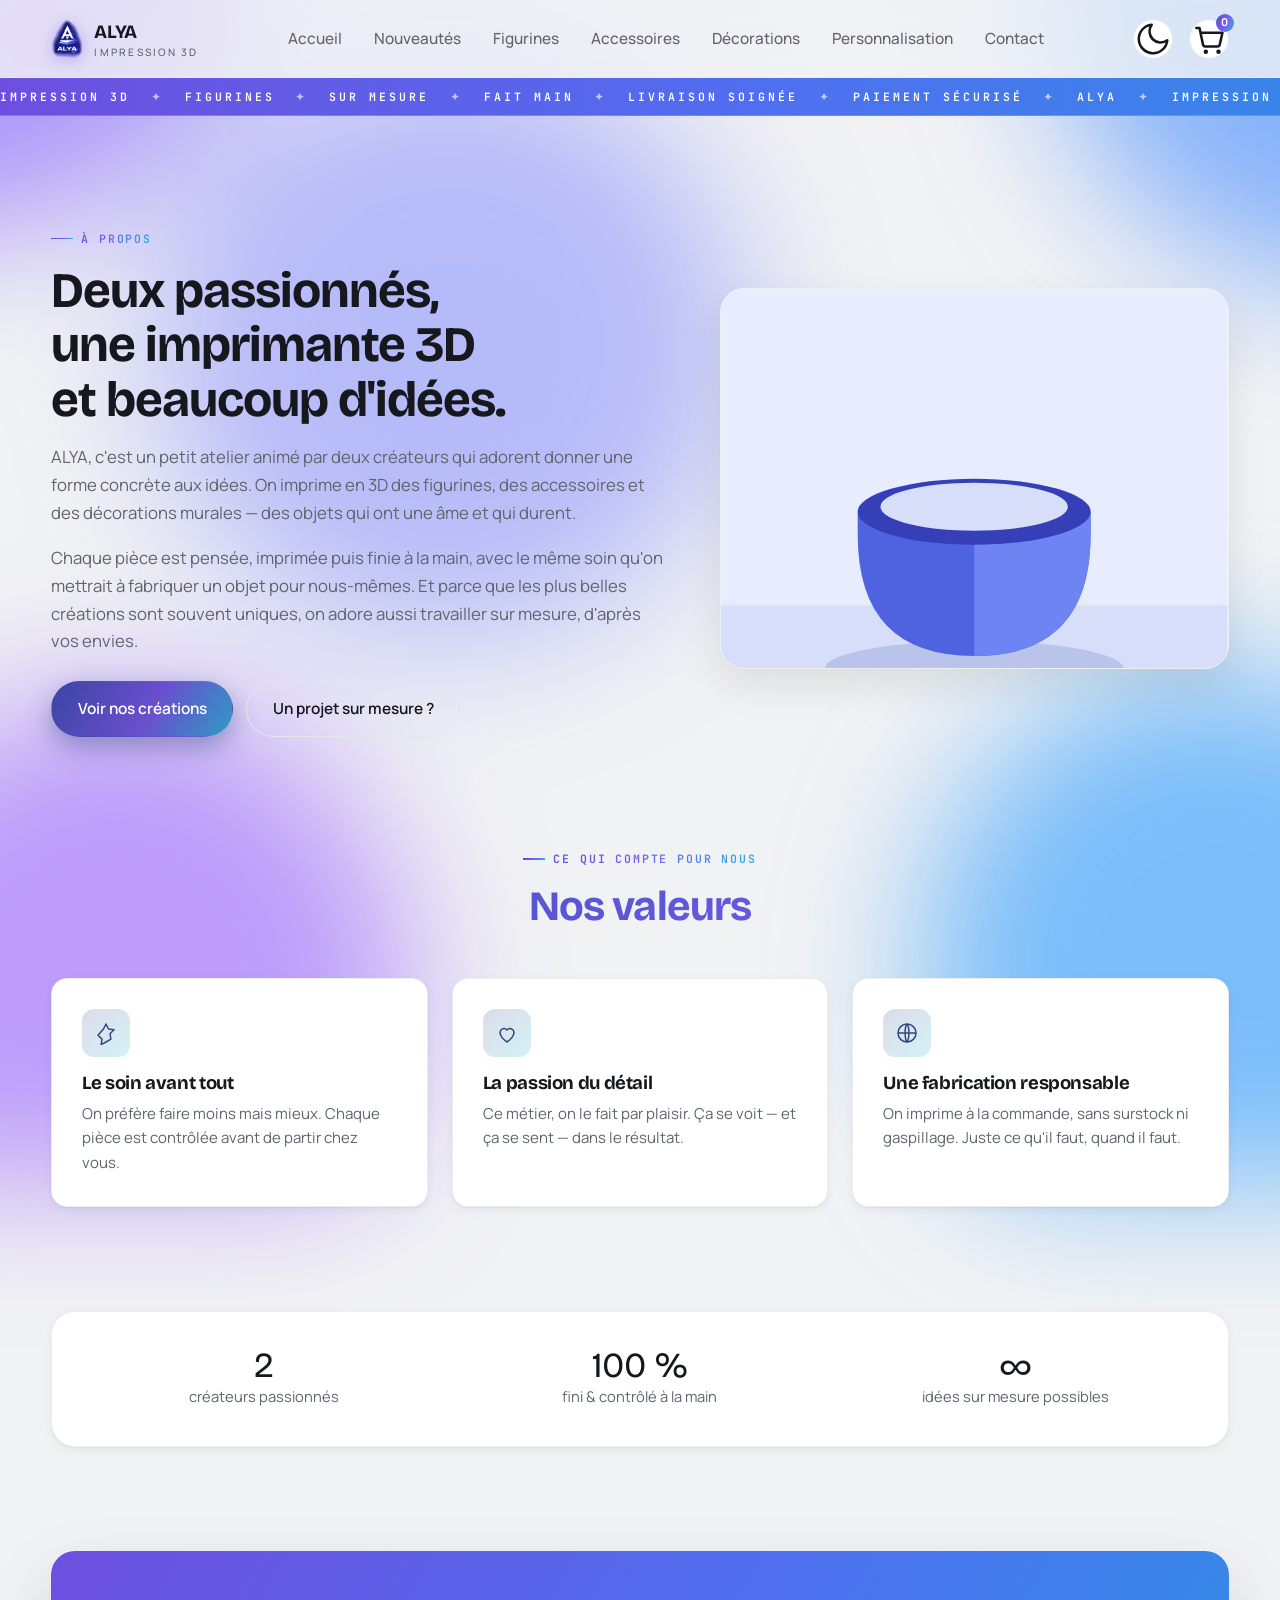
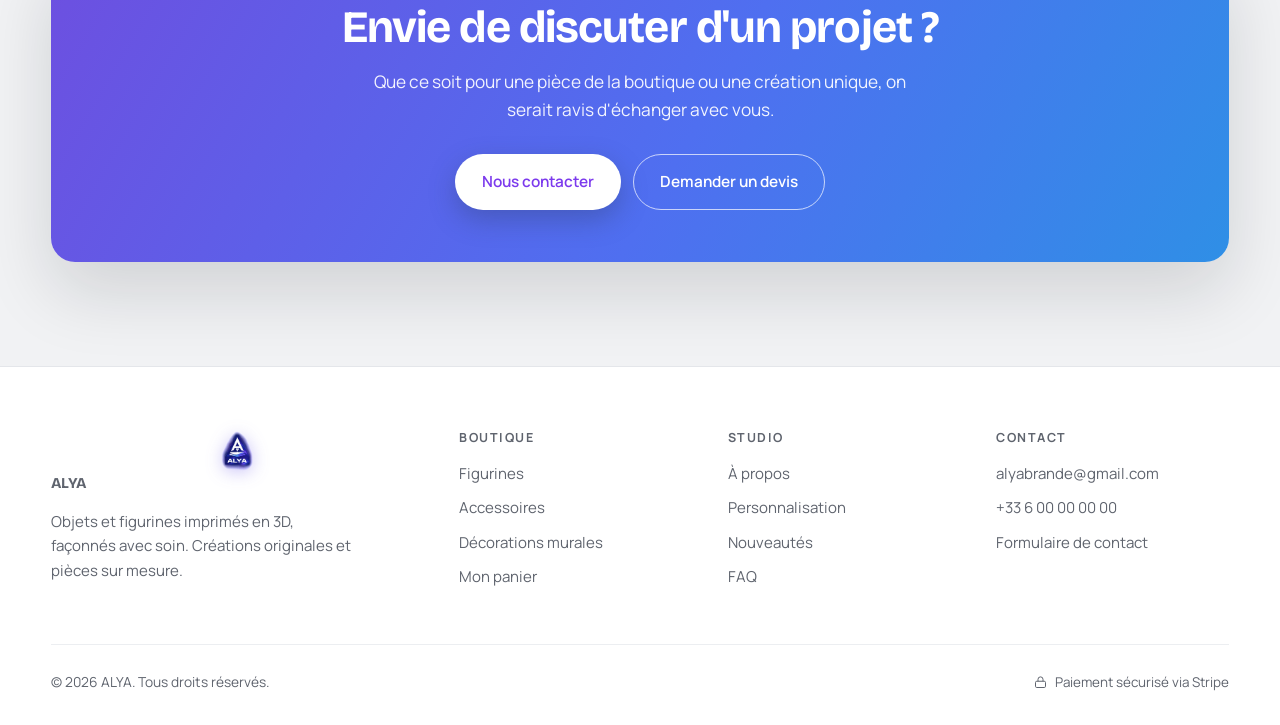
<file: a-propos.html>
<!DOCTYPE html>
<html lang="fr">
<head>
  <meta charset="UTF-8">
  <meta name="viewport" content="width=device-width, initial-scale=1.0">
  <title>À propos — ALYA</title>
  <meta name="description" content="ALYA, un petit atelier d'impression 3D animé par deux passionnés. Notre histoire, nos valeurs et notre façon de travailler.">
  <link rel="preconnect" href="https://fonts.googleapis.com">
  <link rel="preconnect" href="https://fonts.gstatic.com" crossorigin>
  <link rel="stylesheet" href="css/styles.css">
</head>
<body>

  <header id="site-header"></header>

  <!-- ===== HERO À PROPOS ===== -->
  <section>
    <div class="wrap">
      <div class="about-hero">
        <div class="reveal in">
          <span class="eyebrow">À propos</span>
          <h1 style="font-size:clamp(2rem,4.4vw,3.1rem);margin:1rem 0 1rem;">Deux passionnés, une imprimante 3D et beaucoup d'idées.</h1>
          <div class="prose">
            <p>ALYA, c'est un petit atelier animé par deux créateurs qui adorent donner une forme concrète aux idées. On imprime en 3D des figurines, des accessoires et des décorations murales — des objets qui ont une âme et qui durent.</p>
            <p>Chaque pièce est pensée, imprimée puis finie à la main, avec le même soin qu'on mettrait à fabriquer un objet pour nous-mêmes. Et parce que les plus belles créations sont souvent uniques, on adore aussi travailler sur mesure, d'après vos envies.</p>
          </div>
          <div class="hero-cta" style="margin-top:1.6rem;">
            <a class="btn btn-primary" href="boutique.html">Voir nos créations</a>
            <a class="btn btn-ghost" href="sur-mesure.html">Un projet sur mesure ?</a>
          </div>
        </div>
        <div class="about-visual reveal in" data-cat-art="accessoires"></div>
      </div>
    </div>
  </section>

  <!-- ===== VALEURS ===== -->
  <section style="padding-top:0;">
    <div class="wrap">
      <div class="head center reveal">
        <span class="eyebrow" style="justify-content:center">Ce qui compte pour nous</span>
        <h2>Nos valeurs</h2>
      </div>
      <div class="about-values">
        <div class="guarantee reveal"><div class="g-ico"><svg viewBox="0 0 24 24" fill="none"><path d="M12 3l2.5 5 5.5.8-4 3.9.9 5.5L12 21l-4.9 2.6.9-5.5-4-3.9L9.5 8 12 3z" stroke="currentColor" stroke-width="1.5" stroke-linejoin="round"/></svg></div><h3>Le soin avant tout</h3><p>On préfère faire moins mais mieux. Chaque pièce est contrôlée avant de partir chez vous.</p></div>
        <div class="guarantee reveal"><div class="g-ico"><svg viewBox="0 0 24 24" fill="none"><path d="M12 21s-7-4.5-7-10a4 4 0 017-2 4 4 0 017 2c0 5.5-7 10-7 10z" stroke="currentColor" stroke-width="1.5" stroke-linejoin="round"/></svg></div><h3>La passion du détail</h3><p>Ce métier, on le fait par plaisir. Ça se voit — et ça se sent — dans le résultat.</p></div>
        <div class="guarantee reveal"><div class="g-ico"><svg viewBox="0 0 24 24" fill="none"><path d="M3 12a9 9 0 1018 0 9 9 0 00-18 0z" stroke="currentColor" stroke-width="1.5"/><path d="M3 12h18M12 3c2.5 2.5 2.5 15 0 18M12 3c-2.5 2.5-2.5 15 0 18" stroke="currentColor" stroke-width="1.5"/></svg></div><h3>Une fabrication responsable</h3><p>On imprime à la commande, sans surstock ni gaspillage. Juste ce qu'il faut, quand il faut.</p></div>
      </div>
    </div>
  </section>

  <!-- ===== CHIFFRES ===== -->
  <section style="padding-top:0;">
    <div class="wrap">
      <div class="stat-band reveal">
        <div><div class="b">2</div><span>créateurs passionnés</span></div>
        <div><div class="b">100 %</div><span>fini & contrôlé à la main</span></div>
        <div><div class="b">∞</div><span>idées sur mesure possibles</span></div>
      </div>
    </div>
  </section>

  <!-- ===== CTA ===== -->
  <section style="padding-top:0;">
    <div class="wrap">
      <div class="cta-band reveal">
        <h2>Envie de discuter d'un projet ?</h2>
        <p>Que ce soit pour une pièce de la boutique ou une création unique, on serait ravis d'échanger avec vous.</p>
        <div class="hero-cta" style="justify-content:center;">
          <a class="btn btn-primary" href="contact.html">Nous contacter</a>
          <a class="btn btn-ghost" href="sur-mesure.html">Demander un devis</a>
        </div>
      </div>
    </div>
  </section>

  <footer id="site-footer"></footer>

  <script src="js/products.js?v=14"></script>
  <script src="js/app.js?v=14"></script>
</body>
</html>
</file>
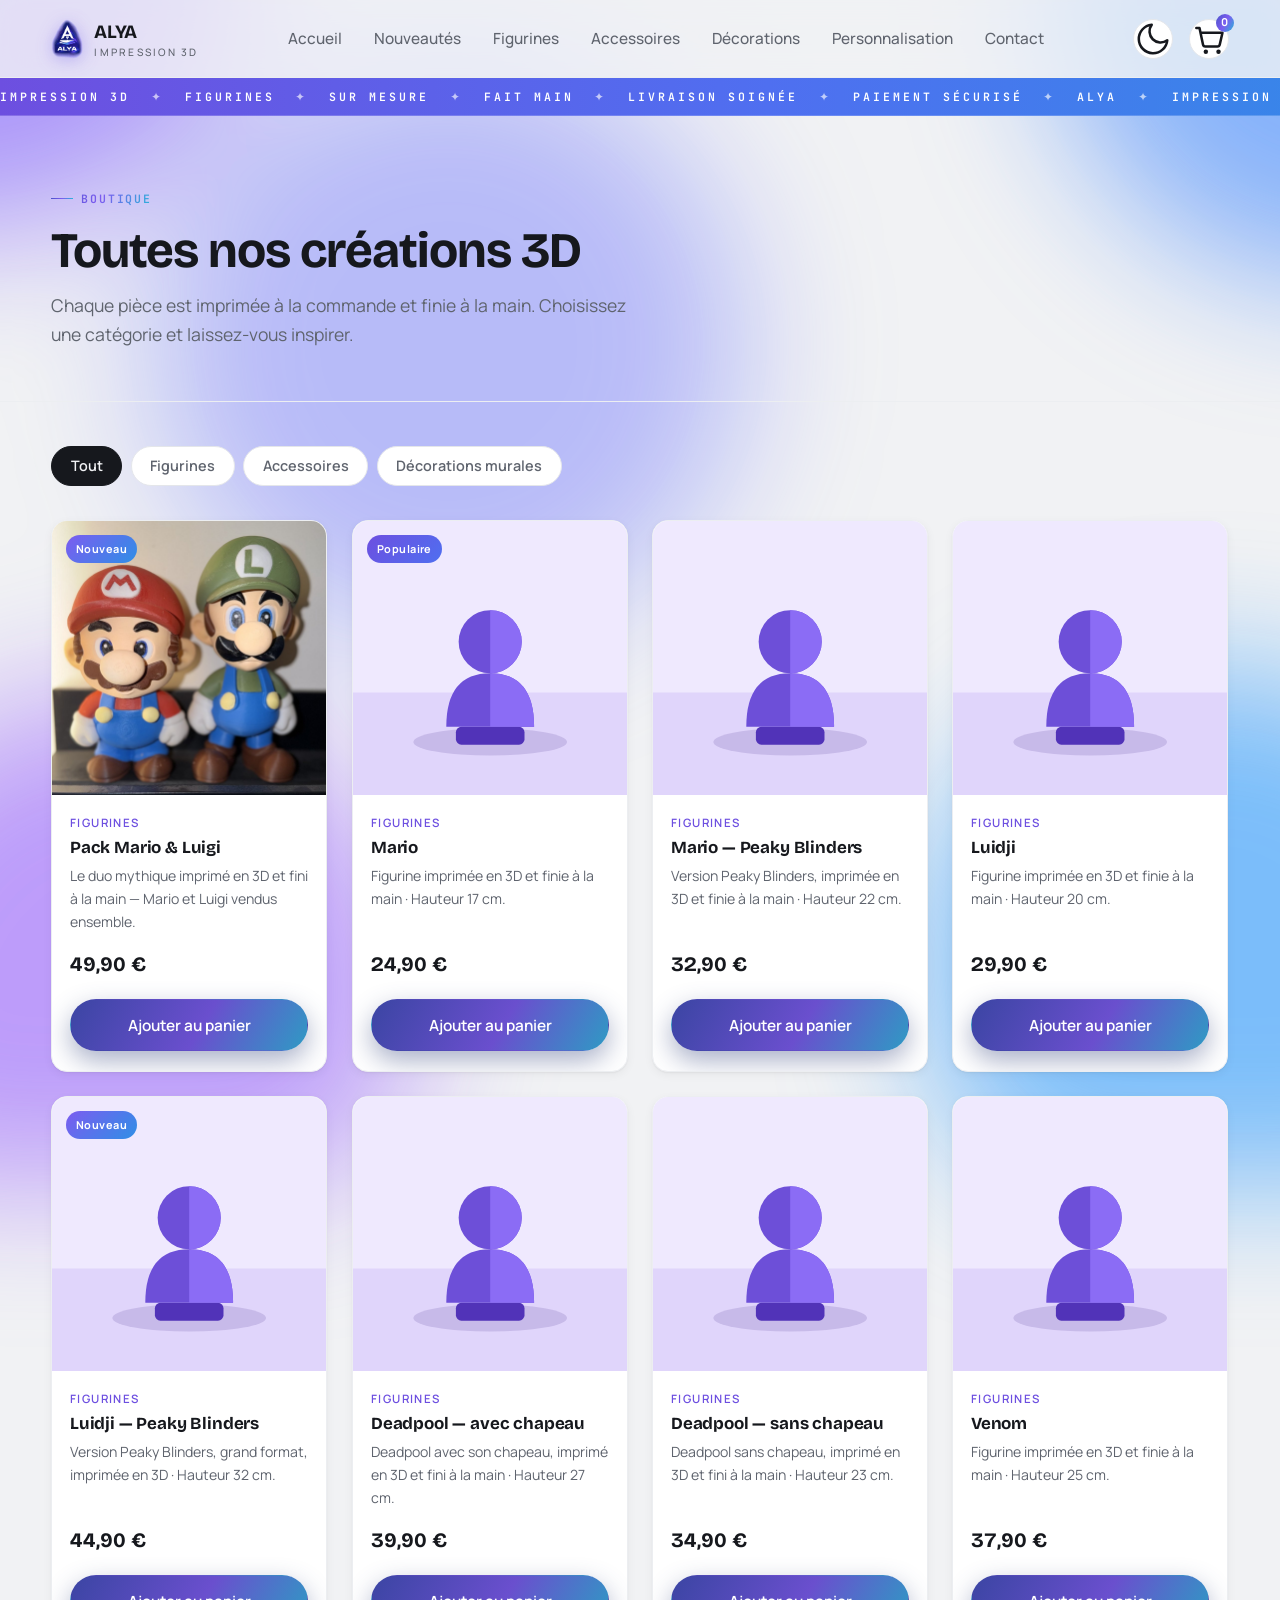
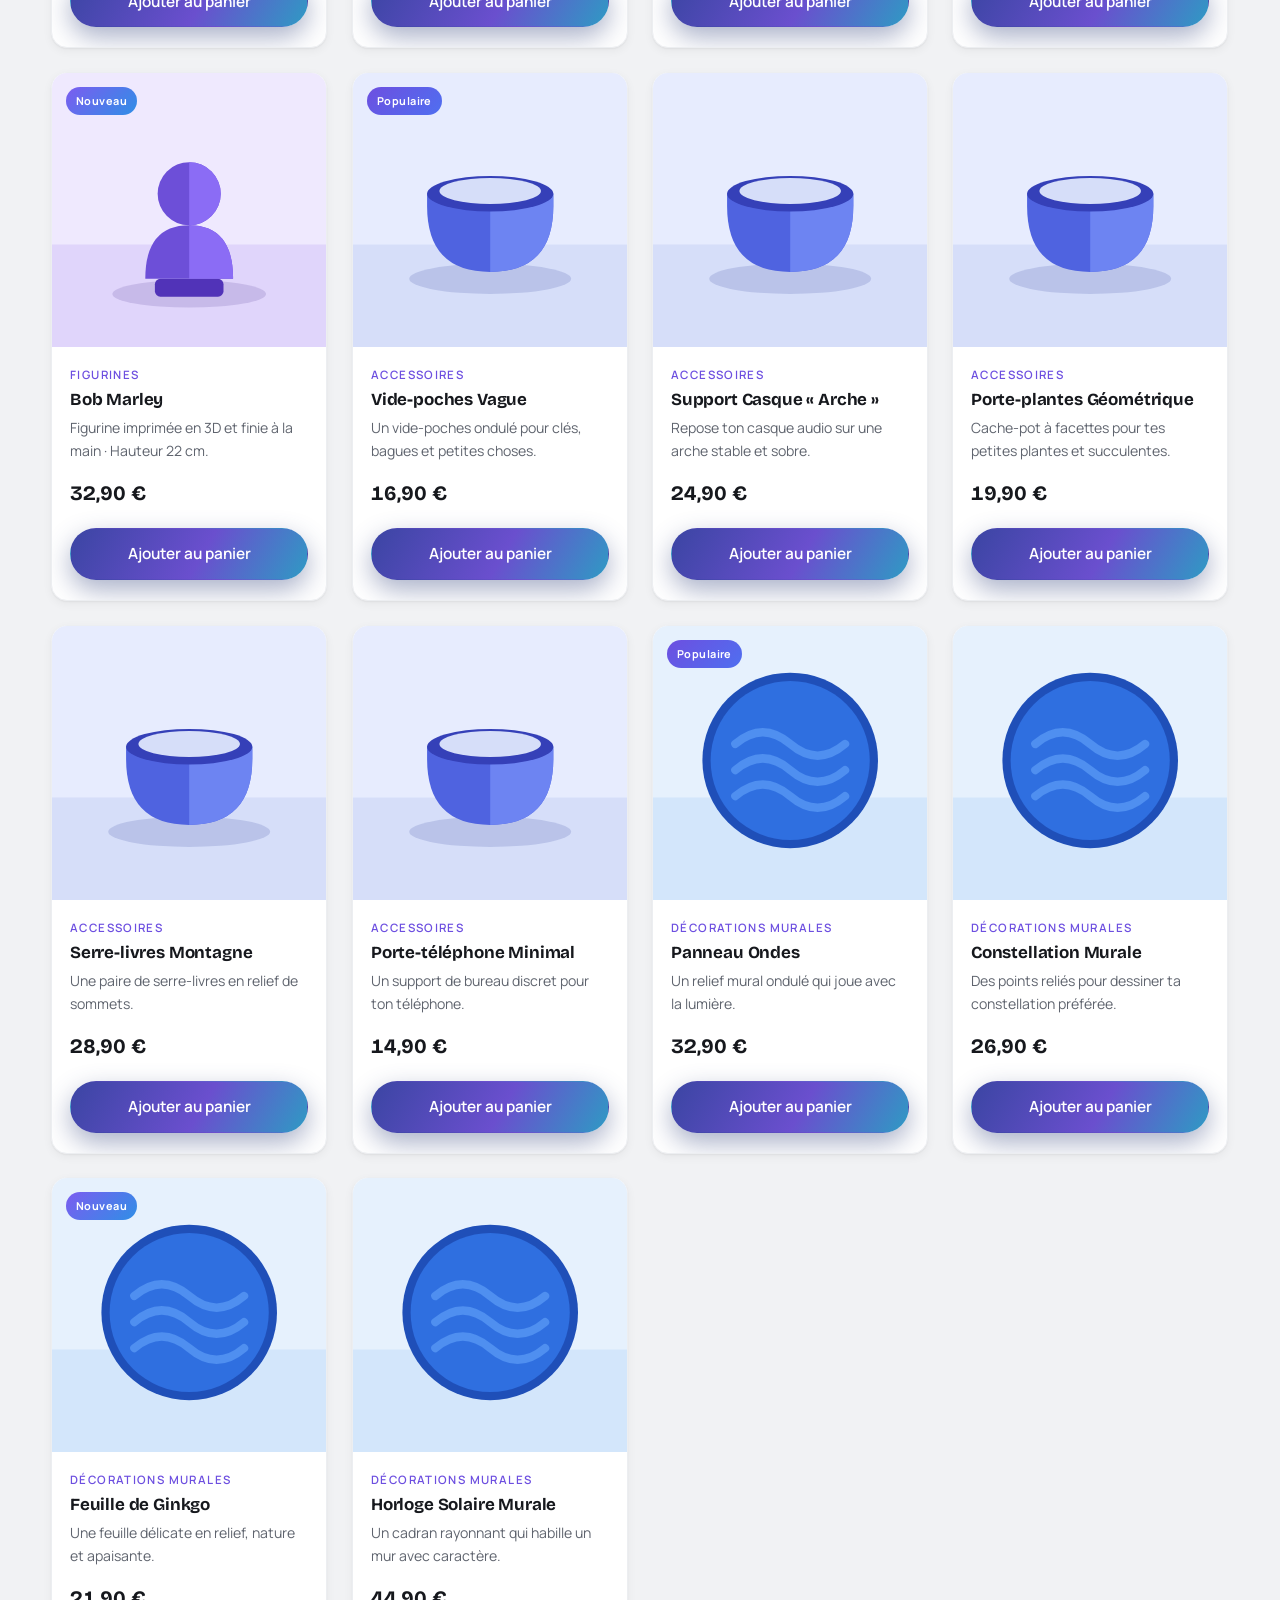
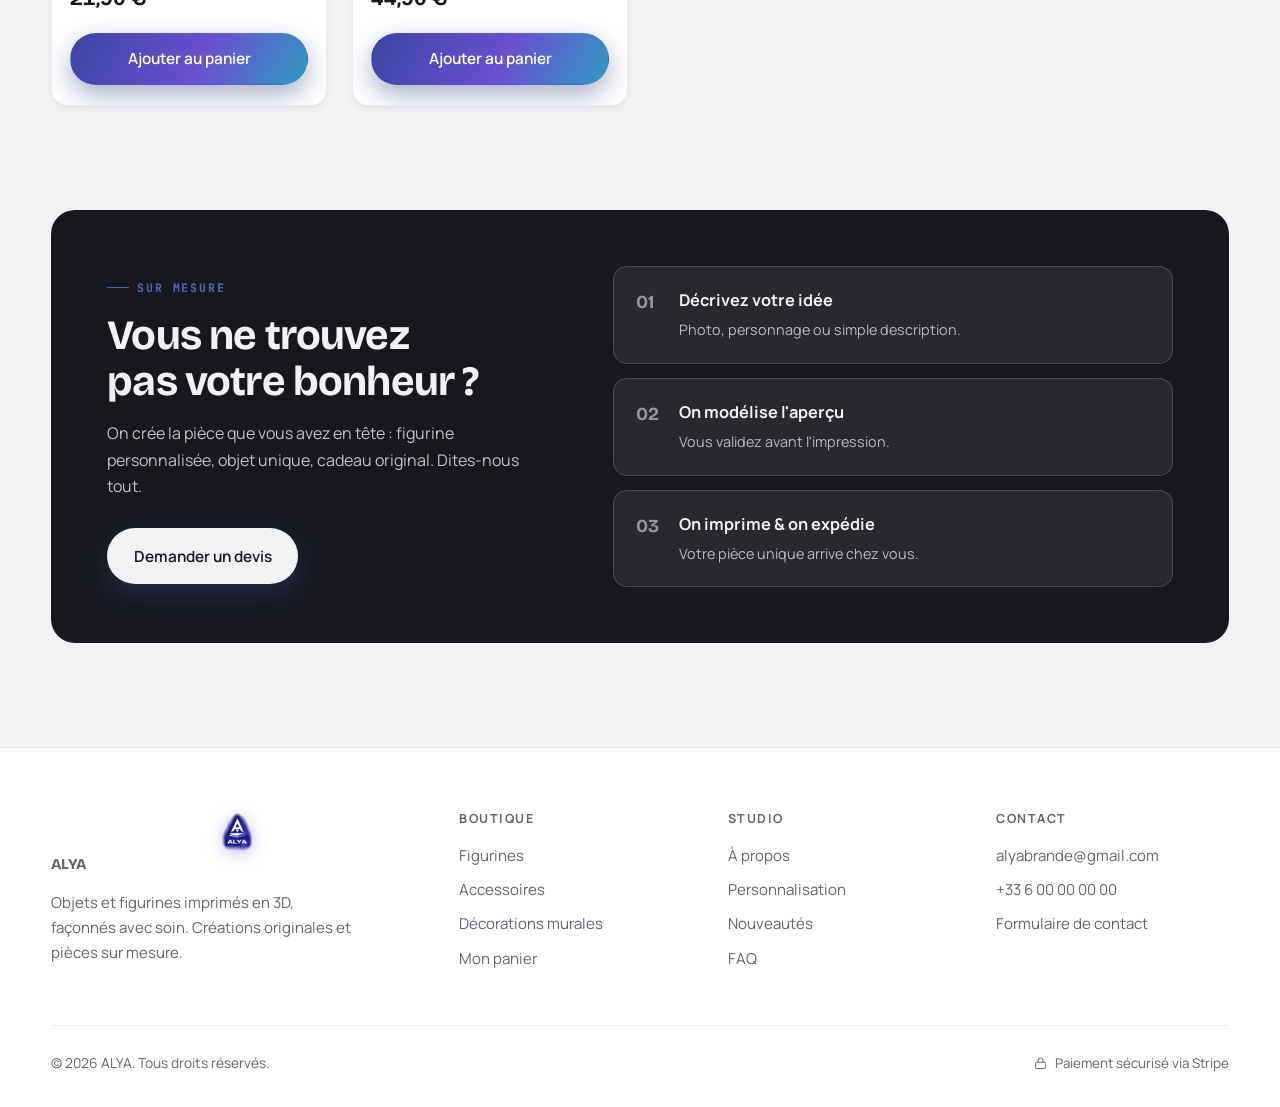
<file: boutique.html>
<!DOCTYPE html>
<html lang="fr">
<head>
  <meta charset="UTF-8">
  <meta name="viewport" content="width=device-width, initial-scale=1.0">
  <title>Boutique — ALYA</title>
  <meta name="description" content="Toutes les créations ALYA imprimées en 3D : figurines, accessoires et décorations murales. Filtrez par catégorie.">
  <link rel="preconnect" href="https://fonts.googleapis.com">
  <link rel="preconnect" href="https://fonts.gstatic.com" crossorigin>
  <link rel="stylesheet" href="css/styles.css">
</head>
<body>

  <header id="site-header"></header>

  <!-- ===== EN-TÊTE ===== -->
  <div class="page-head">
    <div class="wrap">
      <span class="eyebrow">Boutique</span>
      <h1>Toutes nos créations 3D</h1>
      <p>Chaque pièce est imprimée à la commande et finie à la main. Choisissez une catégorie et laissez-vous inspirer.</p>
    </div>
  </div>

  <!-- ===== PRODUITS ===== -->
  <section style="padding-top:44px;">
    <div class="wrap">
      <div class="filters" id="filters"></div>
      <div class="product-grid" id="shop-grid"></div>
    </div>
  </section>

  <!-- ===== SUR MESURE ===== -->
  <section style="padding-top:0;">
    <div class="wrap">
      <div class="process">
        <div class="process-inner">
          <div>
            <span class="eyebrow">Sur mesure</span>
            <h2>Vous ne trouvez pas votre bonheur ?</h2>
            <p class="lead">On crée la pièce que vous avez en tête : figurine personnalisée, objet unique, cadeau original. Dites-nous tout.</p>
            <a class="btn btn-primary" href="sur-mesure.html">Demander un devis</a>
          </div>
          <div class="steps">
            <div class="step"><span class="num">01</span><div><b>Décrivez votre idée</b><span>Photo, personnage ou simple description.</span></div></div>
            <div class="step"><span class="num">02</span><div><b>On modélise l'aperçu</b><span>Vous validez avant l'impression.</span></div></div>
            <div class="step"><span class="num">03</span><div><b>On imprime & on expédie</b><span>Votre pièce unique arrive chez vous.</span></div></div>
          </div>
        </div>
      </div>
    </div>
  </section>

  <footer id="site-footer"></footer>

  <script src="js/products.js?v=14"></script>
  <script src="js/app.js?v=14"></script>
</body>
</html>
</file>
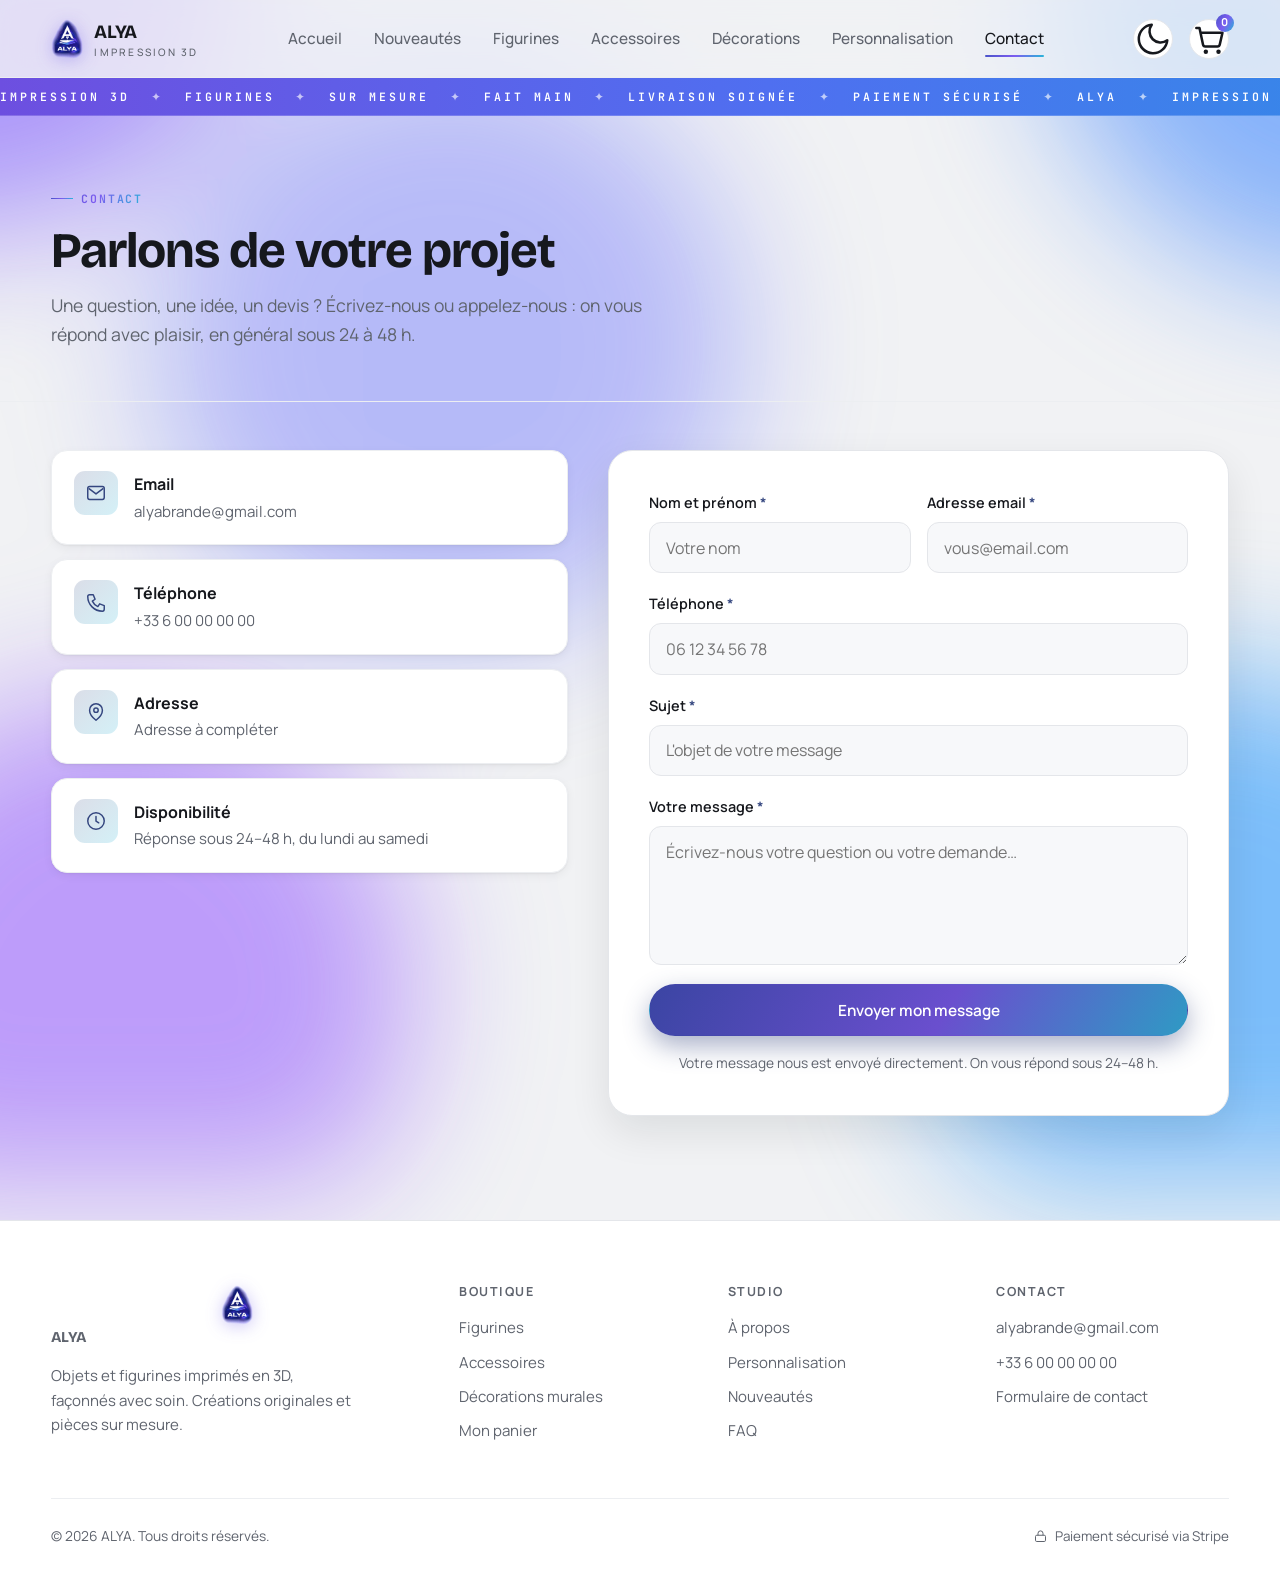
<file: contact.html>
<!DOCTYPE html>
<html lang="fr">
<head>
  <meta charset="UTF-8">
  <meta name="viewport" content="width=device-width, initial-scale=1.0">
  <title>Contact — ALYA</title>
  <meta name="description" content="Contactez ALYA : email, téléphone et formulaire. Une question sur une création ou un projet sur mesure ? On vous répond avec plaisir.">
  <link rel="preconnect" href="https://fonts.googleapis.com">
  <link rel="preconnect" href="https://fonts.gstatic.com" crossorigin>
  <link rel="stylesheet" href="css/styles.css">
</head>
<body>

  <header id="site-header"></header>

  <!-- ===== EN-TÊTE ===== -->
  <div class="page-head">
    <div class="wrap">
      <span class="eyebrow">Contact</span>
      <h1>Parlons de votre projet</h1>
      <p>Une question, une idée, un devis ? Écrivez-nous ou appelez-nous : on vous répond avec plaisir, en général sous 24 à 48 h.</p>
    </div>
  </div>

  <!-- ===== CONTACT ===== -->
  <section style="padding-top:48px;">
    <div class="wrap">
      <div class="contact-grid">

        <!-- Coordonnées -->
        <div class="reveal in">
          <div class="contact-cards">
            <div class="contact-card">
              <span class="ci"><svg viewBox="0 0 24 24" fill="none"><rect x="3" y="5" width="18" height="14" rx="2" stroke="currentColor" stroke-width="1.6"/><path d="M4 7l8 6 8-6" stroke="currentColor" stroke-width="1.6" stroke-linejoin="round"/></svg></span>
              <div><b>Email</b><a data-shop="email" href="#">alyabrande@gmail.com</a></div>
            </div>
            <div class="contact-card">
              <span class="ci"><svg viewBox="0 0 24 24" fill="none"><path d="M5 4h4l2 5-3 2a12 12 0 006 6l2-3 5 2v4a2 2 0 01-2 2A16 16 0 013 6a2 2 0 012-2z" stroke="currentColor" stroke-width="1.6" stroke-linejoin="round"/></svg></span>
              <div><b>Téléphone</b><a data-shop="phone" href="#">+33 6 00 00 00 00</a></div>
            </div>
            <div class="contact-card">
              <span class="ci"><svg viewBox="0 0 24 24" fill="none"><path d="M12 21s-7-5.5-7-11a7 7 0 0114 0c0 5.5-7 11-7 11z" stroke="currentColor" stroke-width="1.6" stroke-linejoin="round"/><circle cx="12" cy="10" r="2.4" stroke="currentColor" stroke-width="1.6"/></svg></span>
              <div><b>Adresse</b><span data-shop="address">Adresse à compléter</span></div>
            </div>
            <div class="contact-card">
              <span class="ci"><svg viewBox="0 0 24 24" fill="none"><circle cx="12" cy="12" r="9" stroke="currentColor" stroke-width="1.6"/><path d="M12 7v5l3 2" stroke="currentColor" stroke-width="1.6" stroke-linecap="round"/></svg></span>
              <div><b>Disponibilité</b><span>Réponse sous 24–48 h, du lundi au samedi</span></div>
            </div>
          </div>
        </div>

        <!-- Formulaire -->
        <div class="reveal in">
          <form class="form-card" data-mailto data-subject="Message depuis le site — ALYA" style="margin:0;">
            <div class="form-row two">
              <div class="form-row" style="margin:0;">
                <label for="nom">Nom et prénom <span class="req">*</span></label>
                <input type="text" id="nom" name="Nom" placeholder="Votre nom" required>
              </div>
              <div class="form-row" style="margin:0;">
                <label for="email">Adresse email <span class="req">*</span></label>
                <input type="email" id="email" name="Email" placeholder="vous@email.com" required>
              </div>
            </div>
            <div class="form-row">
              <label for="tel">Téléphone <span class="req">*</span></label>
              <input type="tel" id="tel" name="Téléphone" placeholder="06 12 34 56 78" pattern="[0-9 +().-]{6,}" required>
            </div>
            <div class="form-row">
              <label for="sujet">Sujet <span class="req">*</span></label>
              <input type="text" id="sujet" name="Sujet" placeholder="L'objet de votre message" required>
            </div>
            <div class="form-row">
              <label for="msg">Votre message <span class="req">*</span></label>
              <textarea id="msg" name="Message" rows="5" placeholder="Écrivez-nous votre question ou votre demande…" required></textarea>
            </div>
            <button type="submit" class="btn btn-primary btn-block">Envoyer mon message</button>
            <p class="form-note">Votre message nous est envoyé directement. On vous répond sous 24–48 h.</p>
          </form>
        </div>

      </div>
    </div>
  </section>

  <footer id="site-footer"></footer>

  <script src="js/products.js?v=14"></script>
  <script src="js/app.js?v=14"></script>
</body>
</html>
</file>
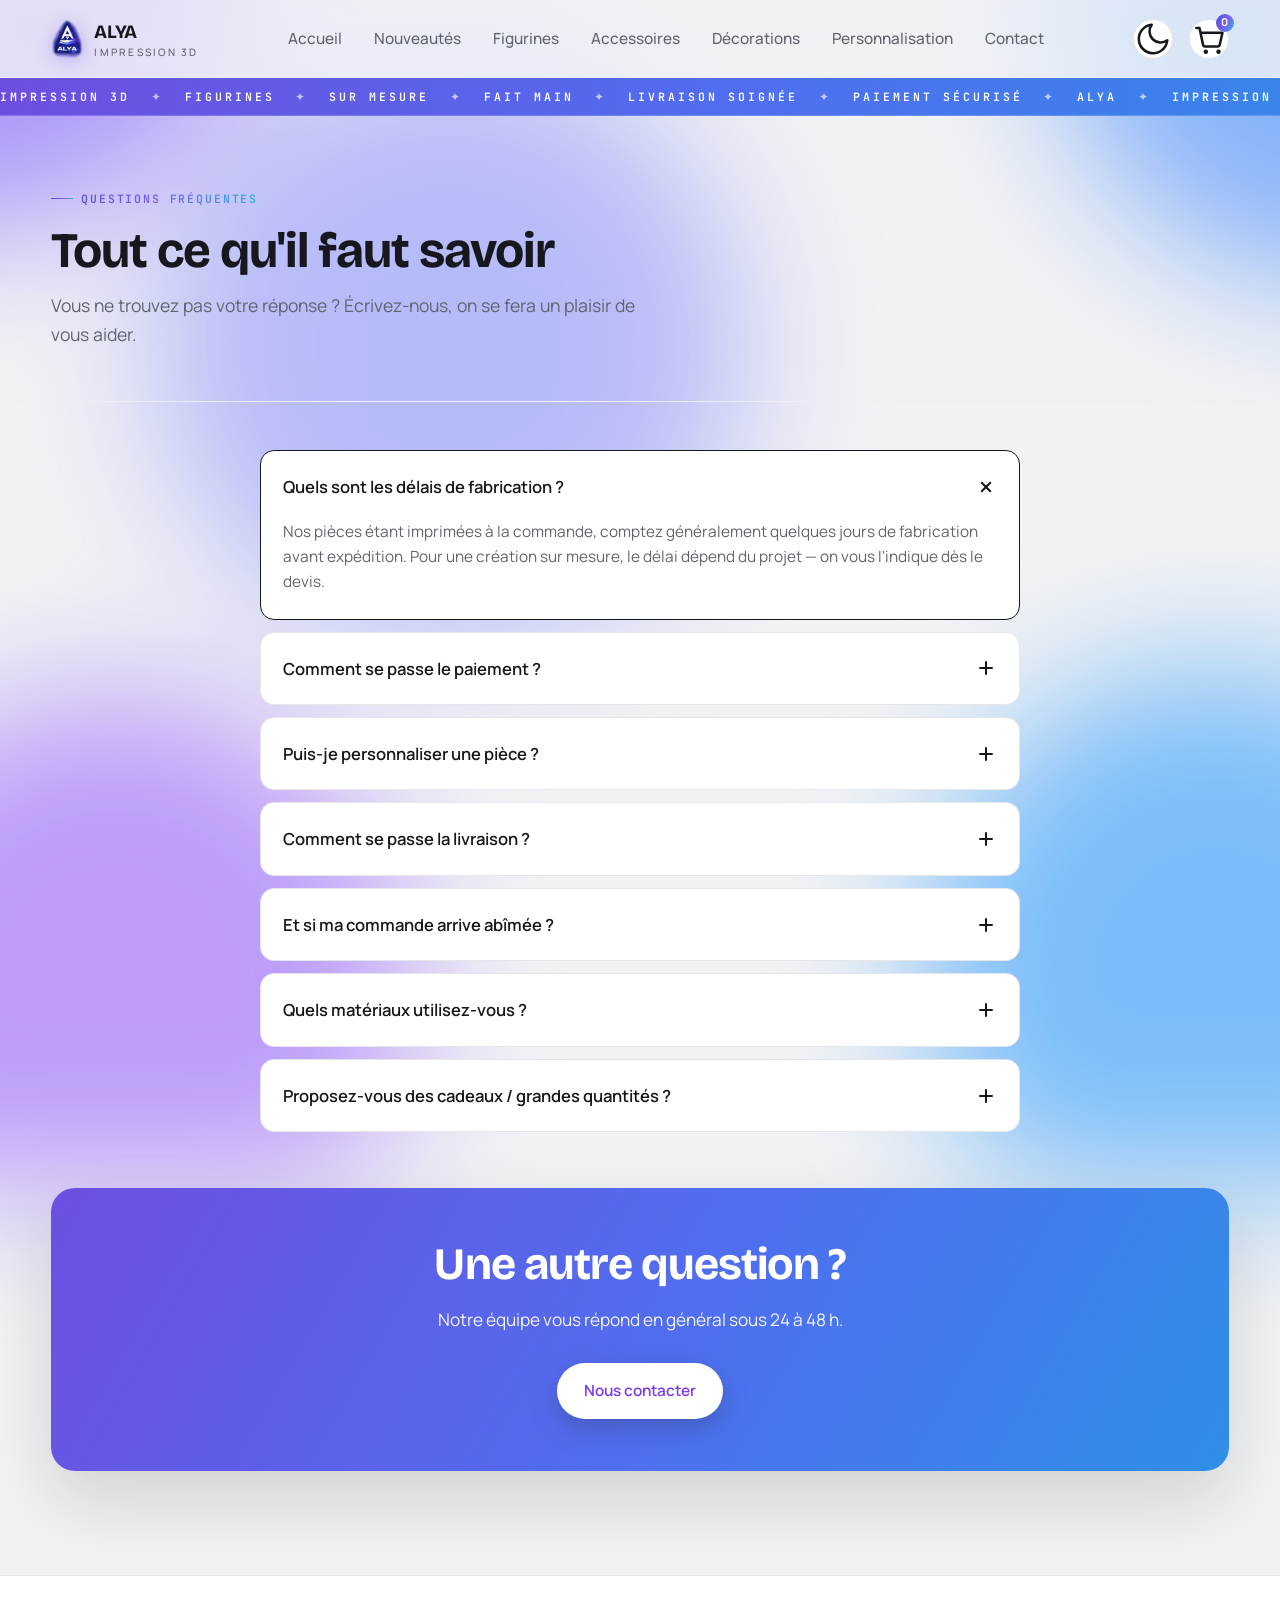
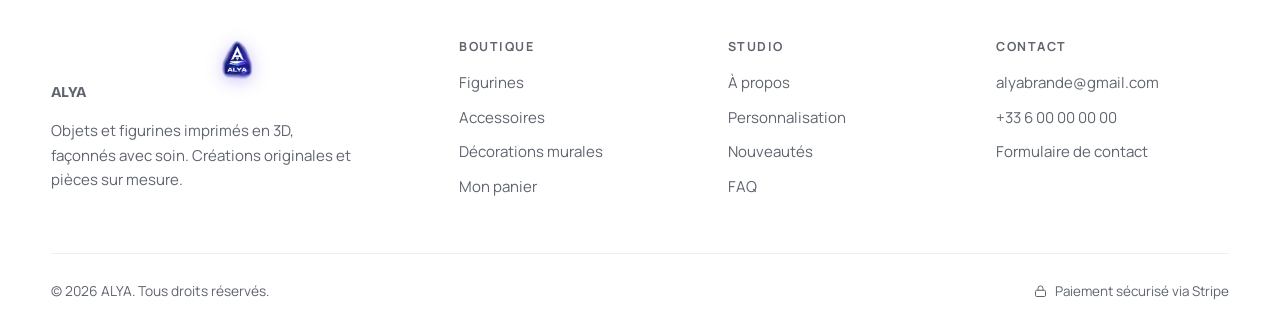
<file: faq.html>
<!DOCTYPE html>
<html lang="fr">
<head>
  <meta charset="UTF-8">
  <meta name="viewport" content="width=device-width, initial-scale=1.0">
  <title>FAQ — ALYA</title>
  <meta name="description" content="Questions fréquentes chez ALYA : délais, paiement sécurisé, personnalisation, livraison et garanties de nos créations imprimées en 3D.">
  <link rel="preconnect" href="https://fonts.googleapis.com">
  <link rel="preconnect" href="https://fonts.gstatic.com" crossorigin>
  <link rel="stylesheet" href="css/styles.css">
</head>
<body>

  <header id="site-header"></header>

  <!-- ===== EN-TÊTE ===== -->
  <div class="page-head">
    <div class="wrap">
      <span class="eyebrow">Questions fréquentes</span>
      <h1>Tout ce qu'il faut savoir</h1>
      <p>Vous ne trouvez pas votre réponse ? Écrivez-nous, on se fera un plaisir de vous aider.</p>
    </div>
  </div>

  <!-- ===== FAQ ===== -->
  <section style="padding-top:48px;">
    <div class="wrap">
      <div class="faq reveal in">
        <details open><summary>Quels sont les délais de fabrication ?<span class="plus"></span></summary><div class="answer">Nos pièces étant imprimées à la commande, comptez généralement quelques jours de fabrication avant expédition. Pour une création sur mesure, le délai dépend du projet — on vous l'indique dès le devis.</div></details>
        <details><summary>Comment se passe le paiement ?<span class="plus"></span></summary><div class="answer">Le paiement est 100 % sécurisé et traité par Stripe. Vos données bancaires sont chiffrées et ne transitent jamais en clair par notre site.</div></details>
        <details><summary>Puis-je personnaliser une pièce ?<span class="plus"></span></summary><div class="answer">Oui, c'est même notre spécialité ! Rendez-vous sur la page « Sur mesure » pour nous décrire votre idée : figurine personnalisée, couleur, taille, gravure…</div></details>
        <details><summary>Comment se passe la livraison ?<span class="plus"></span></summary><div class="answer">Chaque commande est emballée avec soin pour voyager en sécurité, puis expédiée avec suivi. Les frais et délais vous sont indiqués au moment du paiement.</div></details>
        <details><summary>Et si ma commande arrive abîmée ?<span class="plus"></span></summary><div class="answer">En cas de problème à la réception, contactez-nous avec une photo : on remplace la pièce sans discuter. Votre satisfaction passe avant tout.</div></details>
        <details><summary>Quels matériaux utilisez-vous ?<span class="plus"></span></summary><div class="answer">Nous imprimons dans des matières solides et stables, sélectionnées pour leur rendu et leur durabilité. Pour un projet particulier, parlons-en : on vous conseillera la meilleure option.</div></details>
        <details><summary>Proposez-vous des cadeaux / grandes quantités ?<span class="plus"></span></summary><div class="answer">Bien sûr. Pour un cadeau personnalisé ou une commande en plusieurs exemplaires, contactez-nous via la page « Sur mesure » : on s'adapte à votre besoin.</div></details>
      </div>
      <div class="cta-band reveal" style="margin-top:56px;">
        <h2>Une autre question ?</h2>
        <p>Notre équipe vous répond en général sous 24 à 48 h.</p>
        <div class="hero-cta" style="justify-content:center;">
          <a class="btn btn-primary" href="contact.html">Nous contacter</a>
        </div>
      </div>
    </div>
  </section>

  <footer id="site-footer"></footer>

  <script src="js/products.js?v=14"></script>
  <script src="js/app.js?v=14"></script>
</body>
</html>
</file>
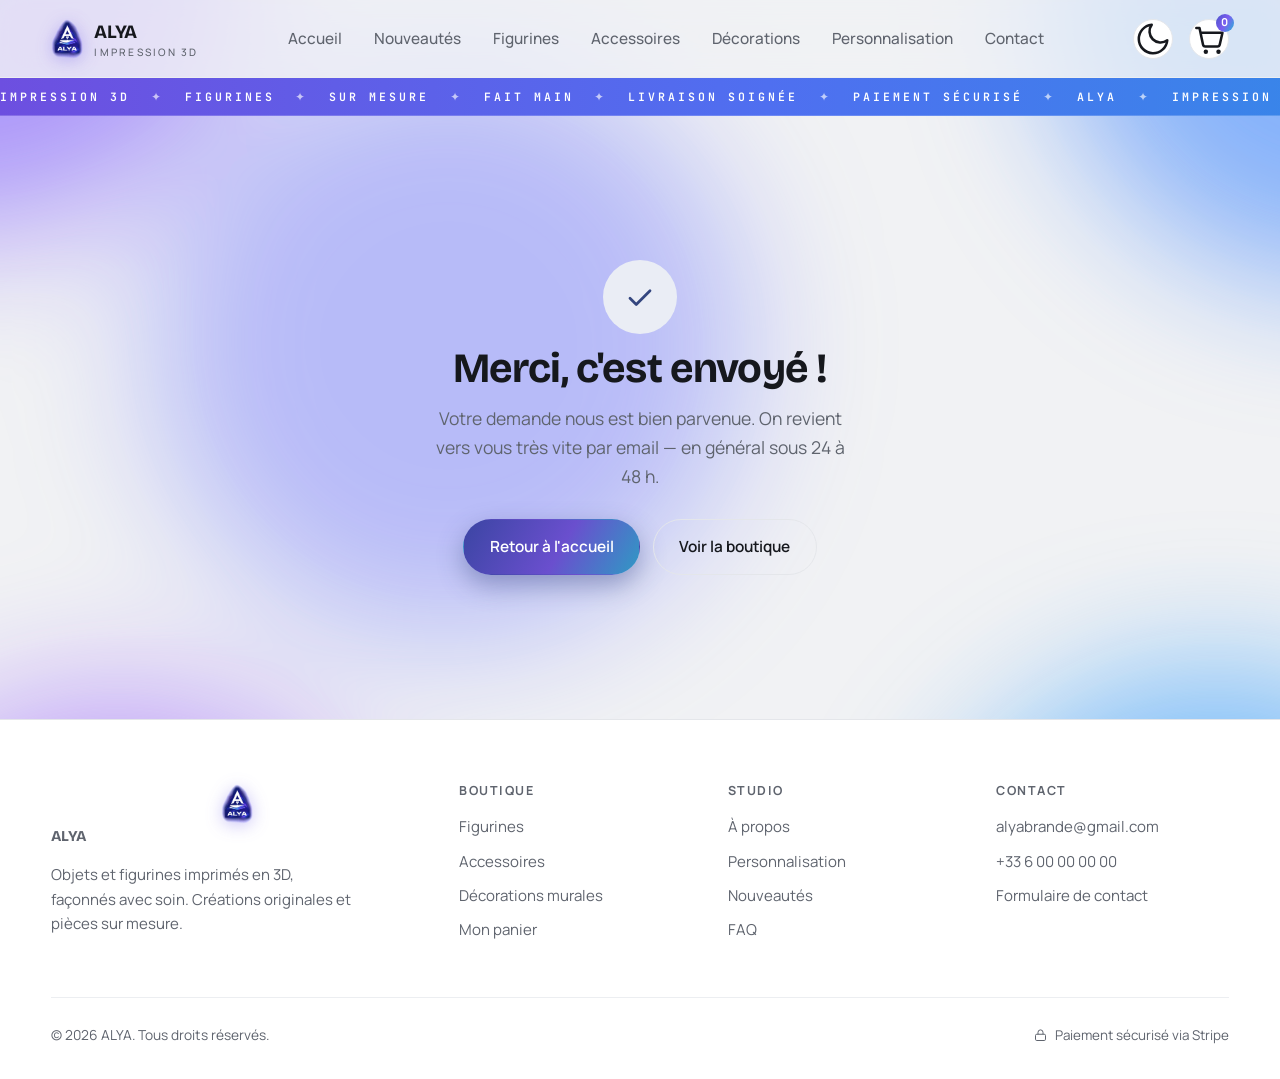
<file: merci.html>
<!DOCTYPE html>
<html lang="fr">
<head>
  <meta charset="UTF-8">
  <meta name="viewport" content="width=device-width, initial-scale=1.0">
  <title>Merci — ALYA</title>
  <meta name="description" content="Votre demande a bien été envoyée à ALYA. On vous répond très vite.">
  <link rel="preconnect" href="https://fonts.googleapis.com">
  <link rel="preconnect" href="https://fonts.gstatic.com" crossorigin>
  <link rel="stylesheet" href="css/styles.css">
</head>
<body>

  <header id="site-header"></header>

  <section>
    <div class="wrap">
      <div class="form-success" style="max-width:560px;margin-inline:auto;padding:40px 20px;">
        <div class="fs-ico" style="width:74px;height:74px;"><svg viewBox="0 0 24 24" fill="none"><path d="M20 7L9 18l-5-5" stroke="currentColor" stroke-width="2.2" stroke-linecap="round" stroke-linejoin="round"/></svg></div>
        <h1 style="font-size:clamp(1.8rem,4vw,2.6rem);">Merci, c'est envoyé !</h1>
        <p style="font-size:1.1rem;">Votre demande nous est bien parvenue. On revient vers vous très vite par email — en général sous 24 à 48 h.</p>
        <div class="hero-cta" style="justify-content:center;margin-top:1rem;">
          <a class="btn btn-primary" href="index.html">Retour à l'accueil</a>
          <a class="btn btn-ghost" href="boutique.html">Voir la boutique</a>
        </div>
      </div>
    </div>
  </section>

  <footer id="site-footer"></footer>

  <script src="js/products.js?v=14"></script>
  <script src="js/app.js?v=14"></script>
</body>
</html>
</file>
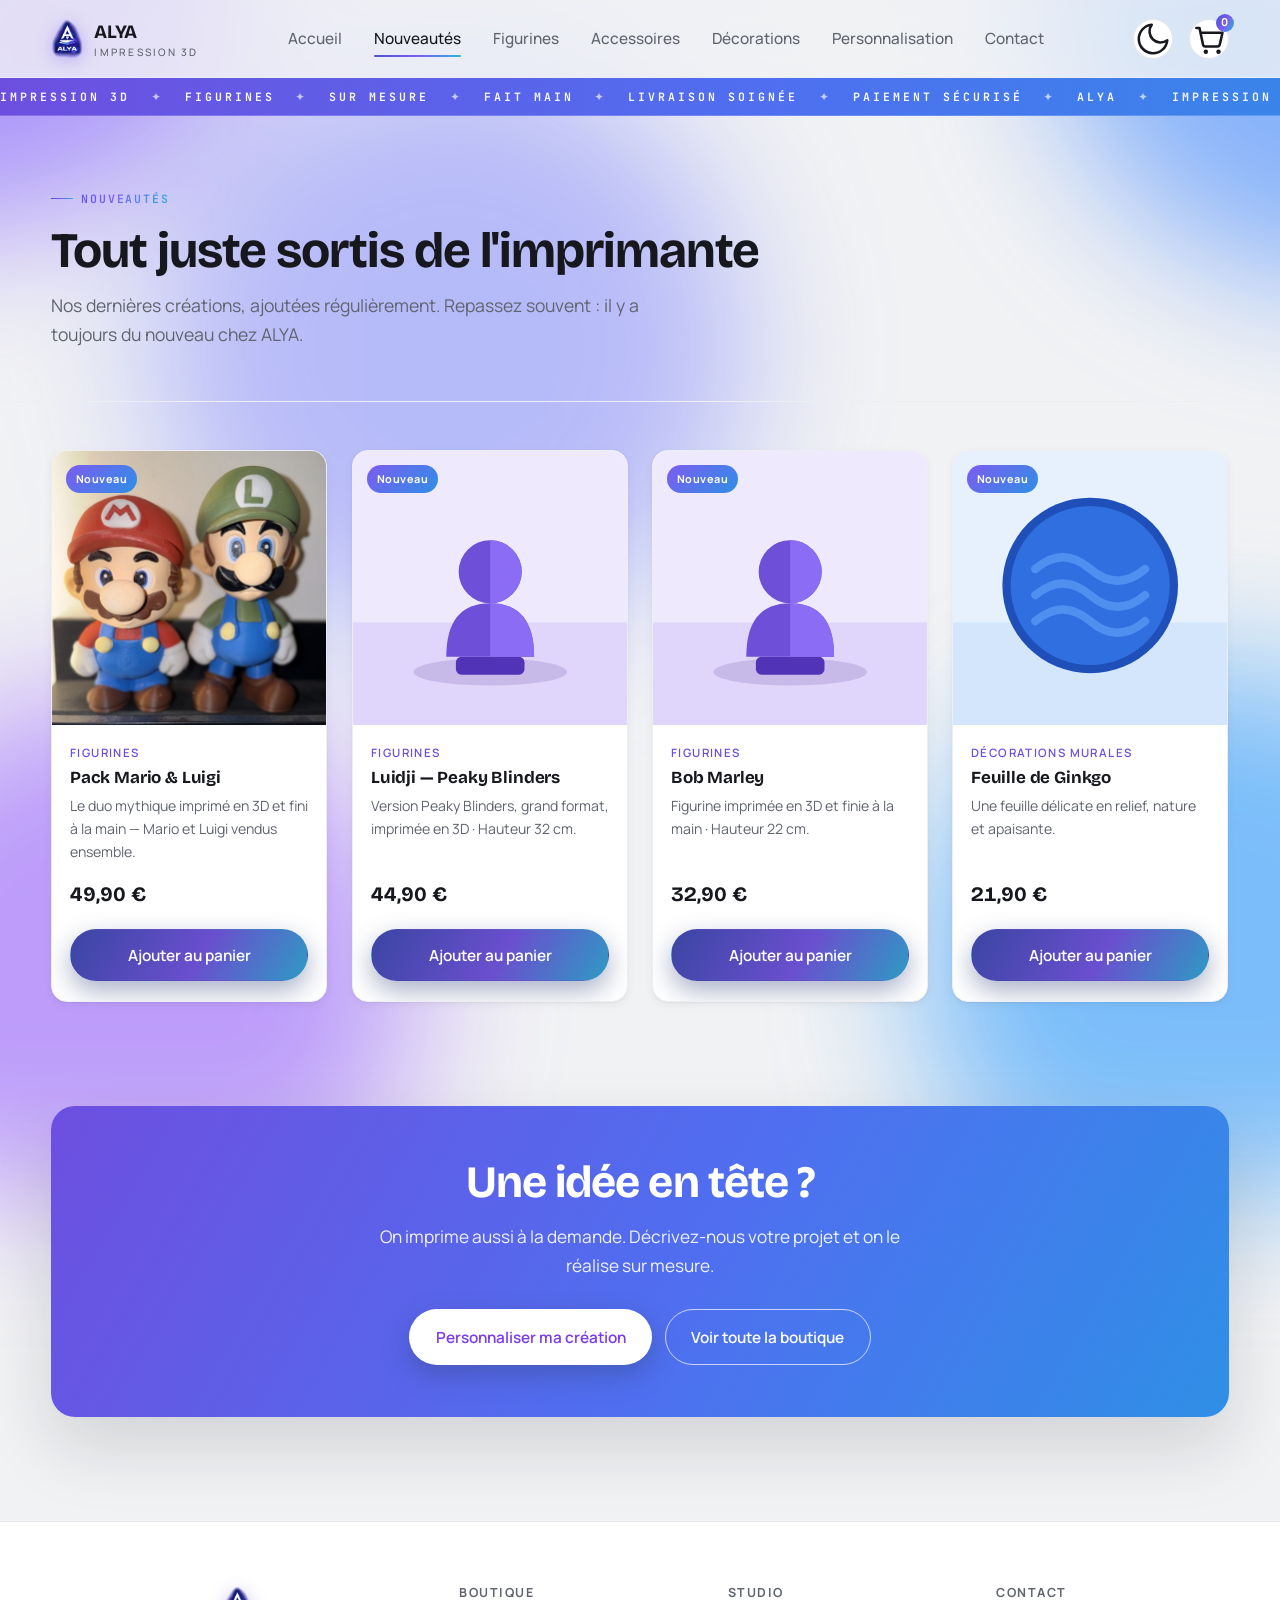
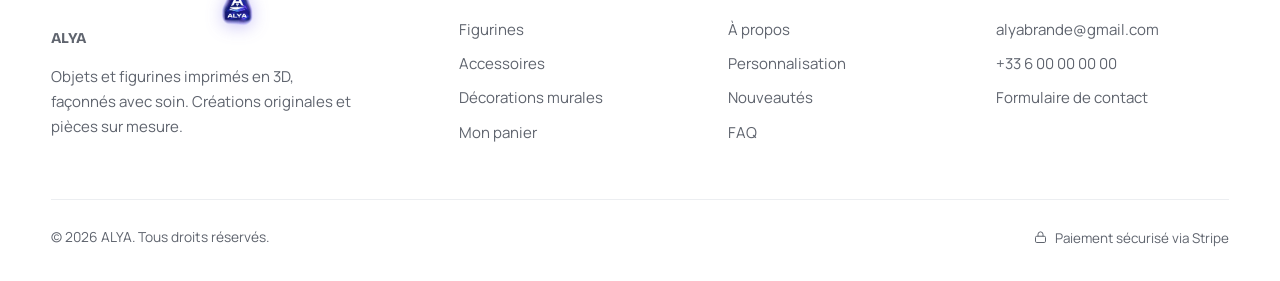
<file: nouveautes.html>
<!DOCTYPE html>
<html lang="fr">
<head>
  <meta charset="UTF-8">
  <meta name="viewport" content="width=device-width, initial-scale=1.0">
  <title>Nouveautés — ALYA</title>
  <meta name="description" content="Les dernières créations ALYA imprimées en 3D : figurines, accessoires et décorations tout juste arrivés.">
  <link rel="preconnect" href="https://fonts.googleapis.com">
  <link rel="preconnect" href="https://fonts.gstatic.com" crossorigin>
  <link rel="stylesheet" href="css/styles.css">
</head>
<body>

  <header id="site-header"></header>

  <div class="page-head">
    <div class="wrap">
      <span class="eyebrow">Nouveautés</span>
      <h1>Tout juste sortis de l'imprimante</h1>
      <p>Nos dernières créations, ajoutées régulièrement. Repassez souvent : il y a toujours du nouveau chez ALYA.</p>
    </div>
  </div>

  <section style="padding-top:48px;">
    <div class="wrap">
      <div class="product-grid" id="new-grid"></div>
    </div>
  </section>

  <section style="padding-top:0;">
    <div class="wrap">
      <div class="cta-band reveal">
        <h2>Une idée en tête ?</h2>
        <p>On imprime aussi à la demande. Décrivez-nous votre projet et on le réalise sur mesure.</p>
        <div class="hero-cta" style="justify-content:center;">
          <a class="btn btn-primary" href="sur-mesure.html">Personnaliser ma création</a>
          <a class="btn btn-ghost" href="boutique.html">Voir toute la boutique</a>
        </div>
      </div>
    </div>
  </section>

  <footer id="site-footer"></footer>

  <script src="js/products.js?v=14"></script>
  <script src="js/app.js?v=14"></script>
</body>
</html>
</file>
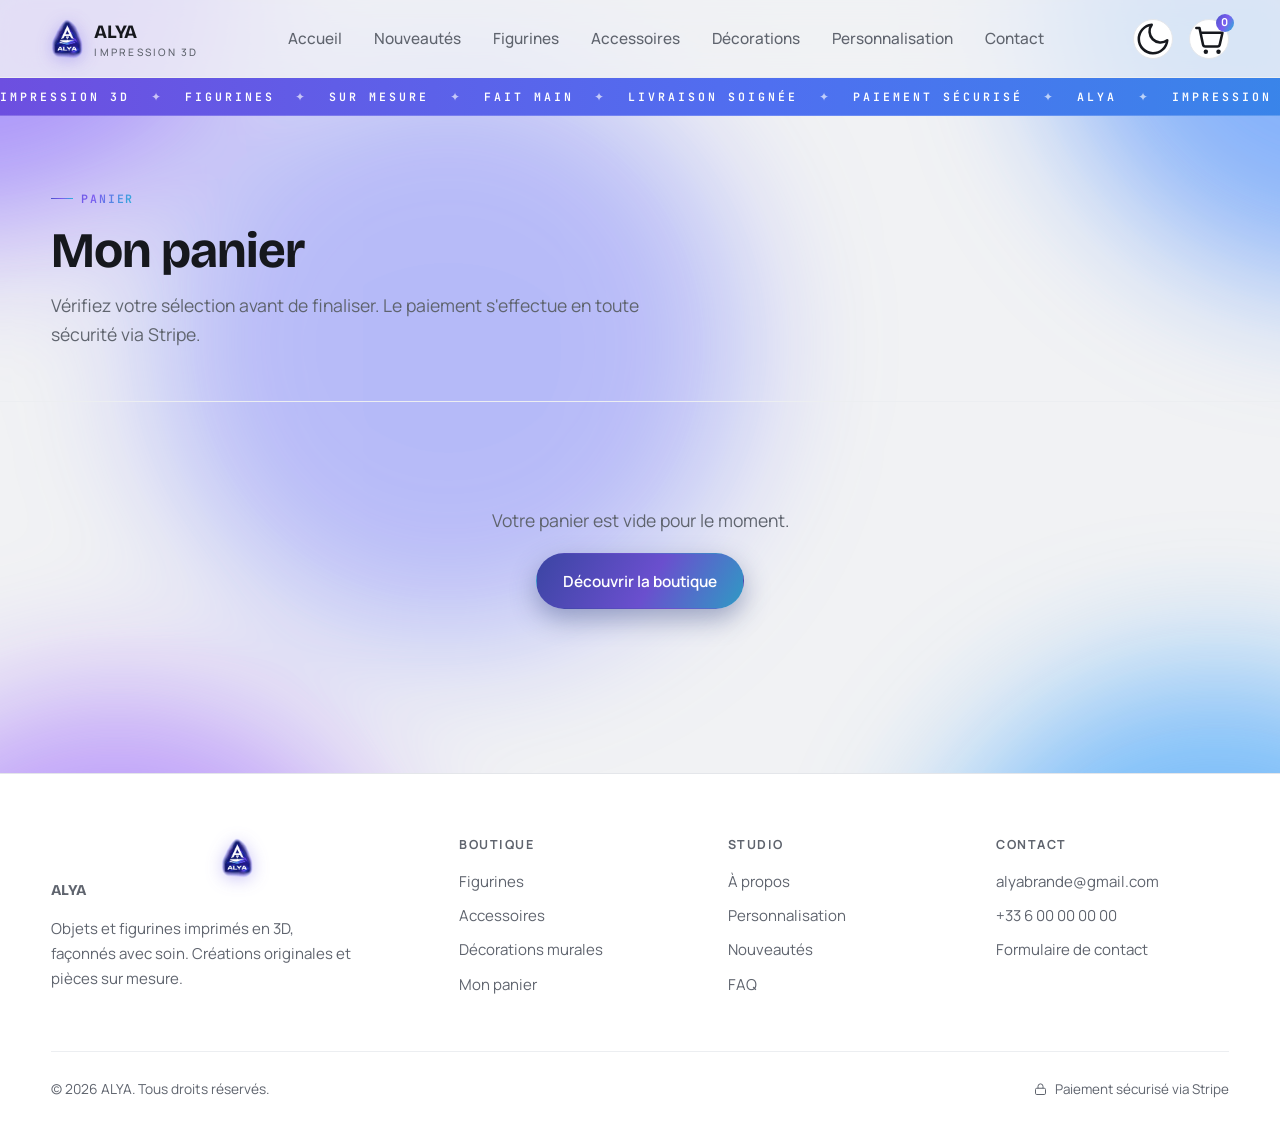
<file: panier.html>
<!DOCTYPE html>
<html lang="fr">
<head>
  <meta charset="UTF-8">
  <meta name="viewport" content="width=device-width, initial-scale=1.0">
  <title>Mon panier — ALYA</title>
  <meta name="description" content="Votre panier ALYA : retrouvez les créations 3D que vous avez sélectionnées.">
  <link rel="preconnect" href="https://fonts.googleapis.com">
  <link rel="preconnect" href="https://fonts.gstatic.com" crossorigin>
  <link rel="stylesheet" href="css/styles.css">
</head>
<body>

  <header id="site-header"></header>

  <!-- ===== EN-TÊTE ===== -->
  <div class="page-head">
    <div class="wrap">
      <span class="eyebrow">Panier</span>
      <h1>Mon panier</h1>
      <p>Vérifiez votre sélection avant de finaliser. Le paiement s'effectue en toute sécurité via Stripe.</p>
    </div>
  </div>

  <!-- ===== PANIER ===== -->
  <section style="padding-top:44px;">
    <div class="wrap">
      <div id="cart-root"></div>
    </div>
  </section>

  <footer id="site-footer"></footer>

  <script src="js/products.js?v=14"></script>
  <script src="js/app.js?v=14"></script>
</body>
</html>
</file>
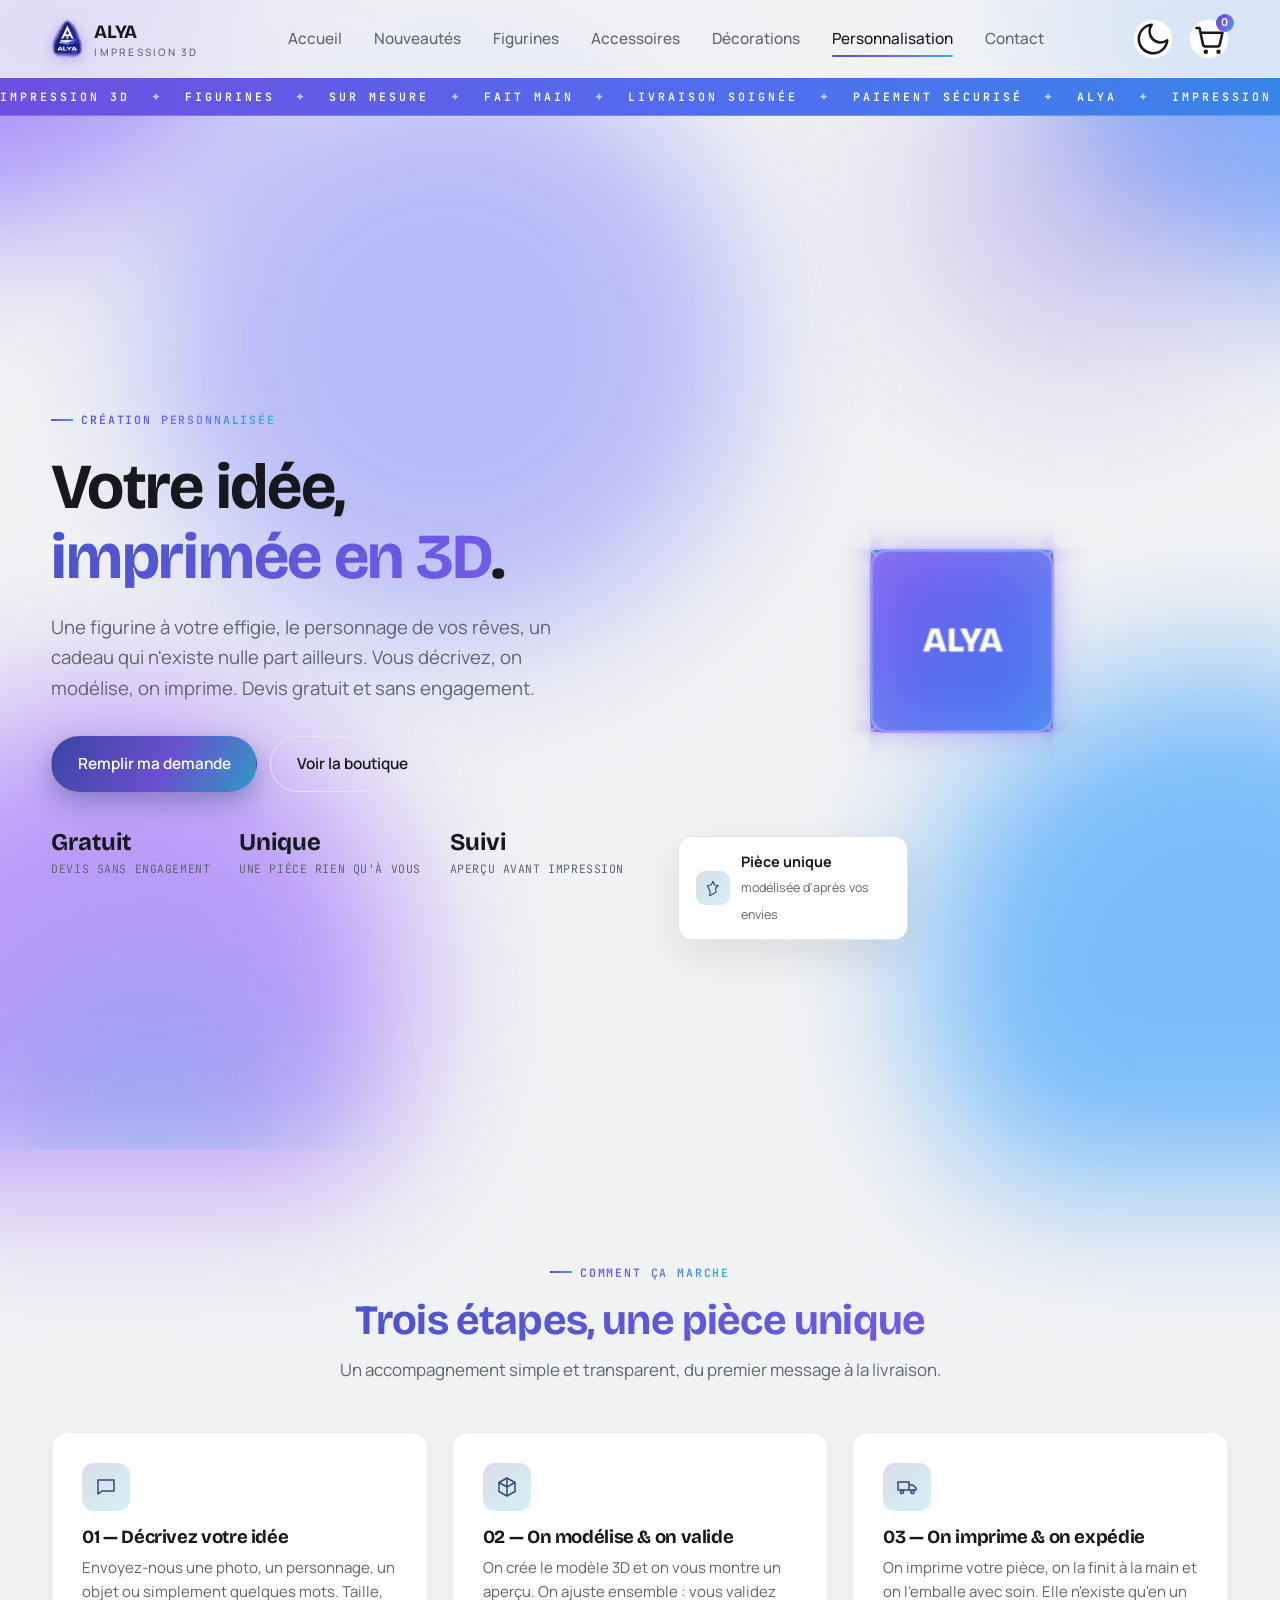
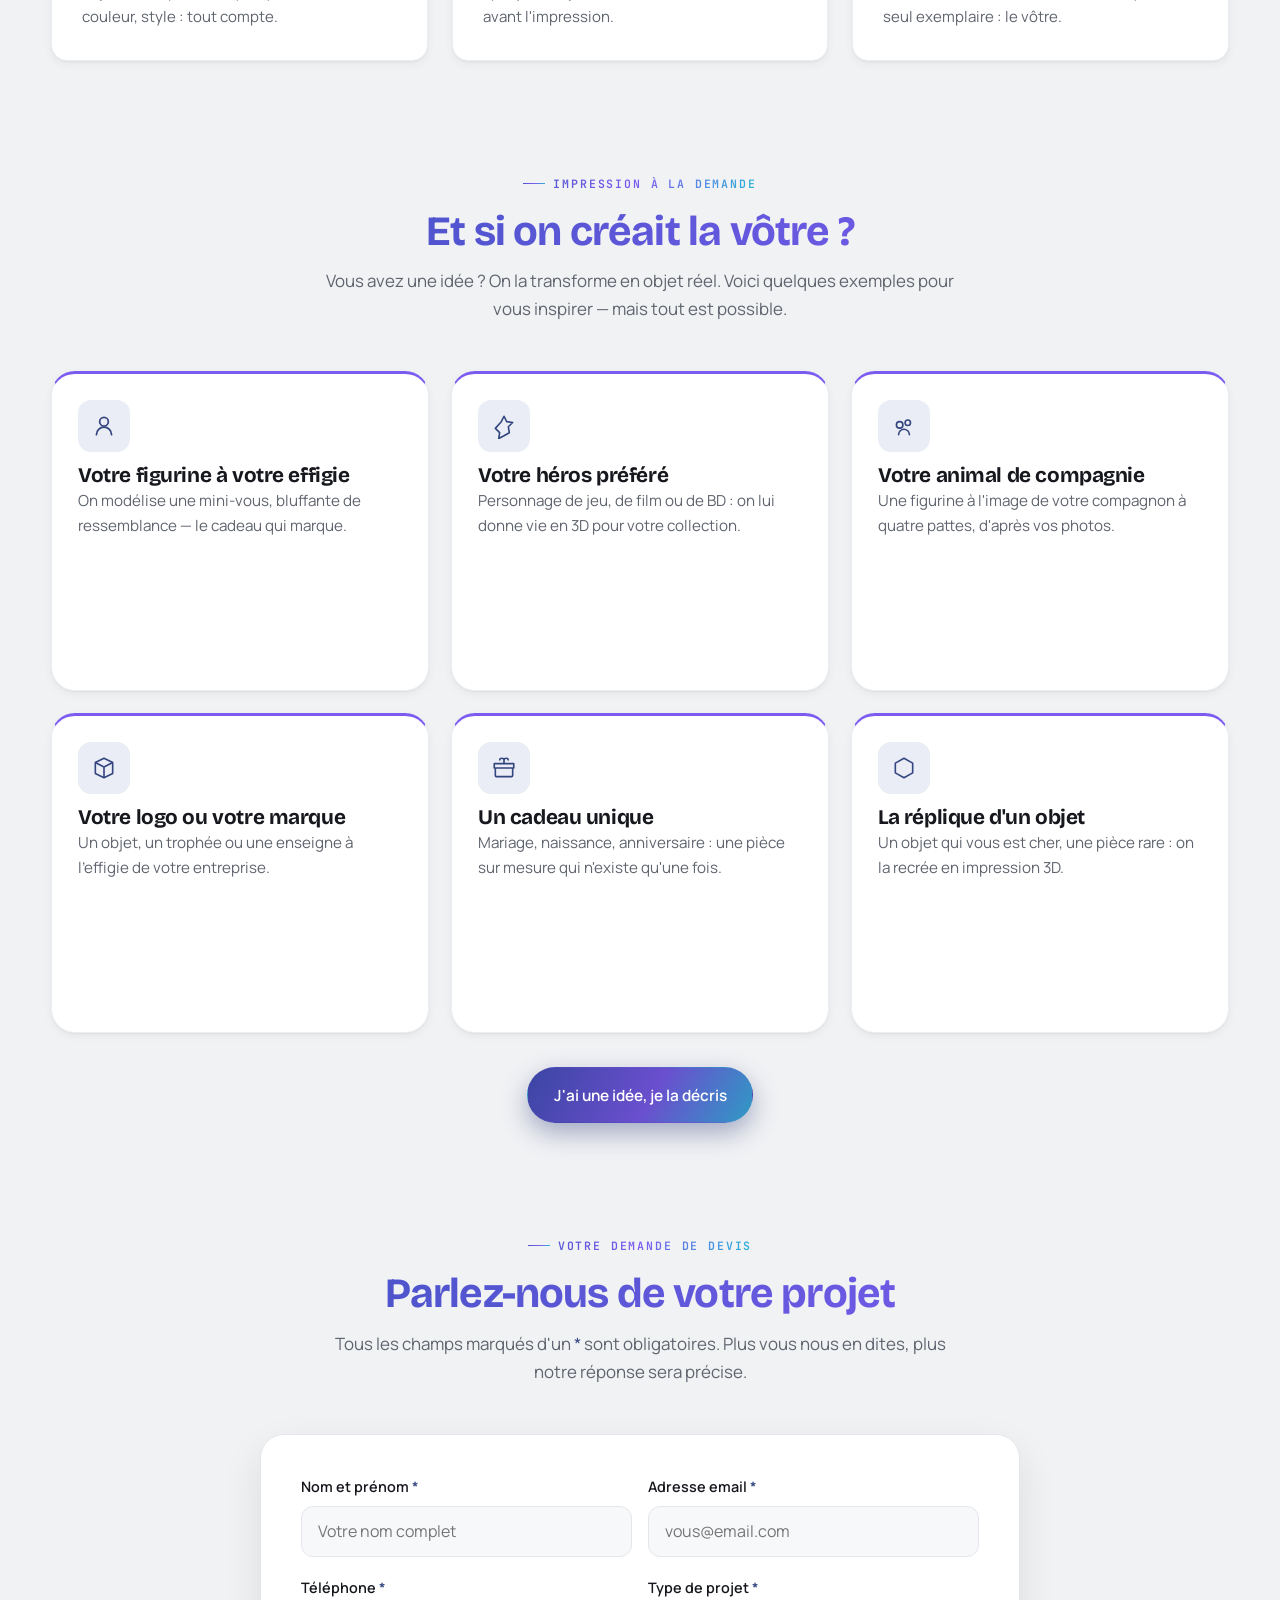
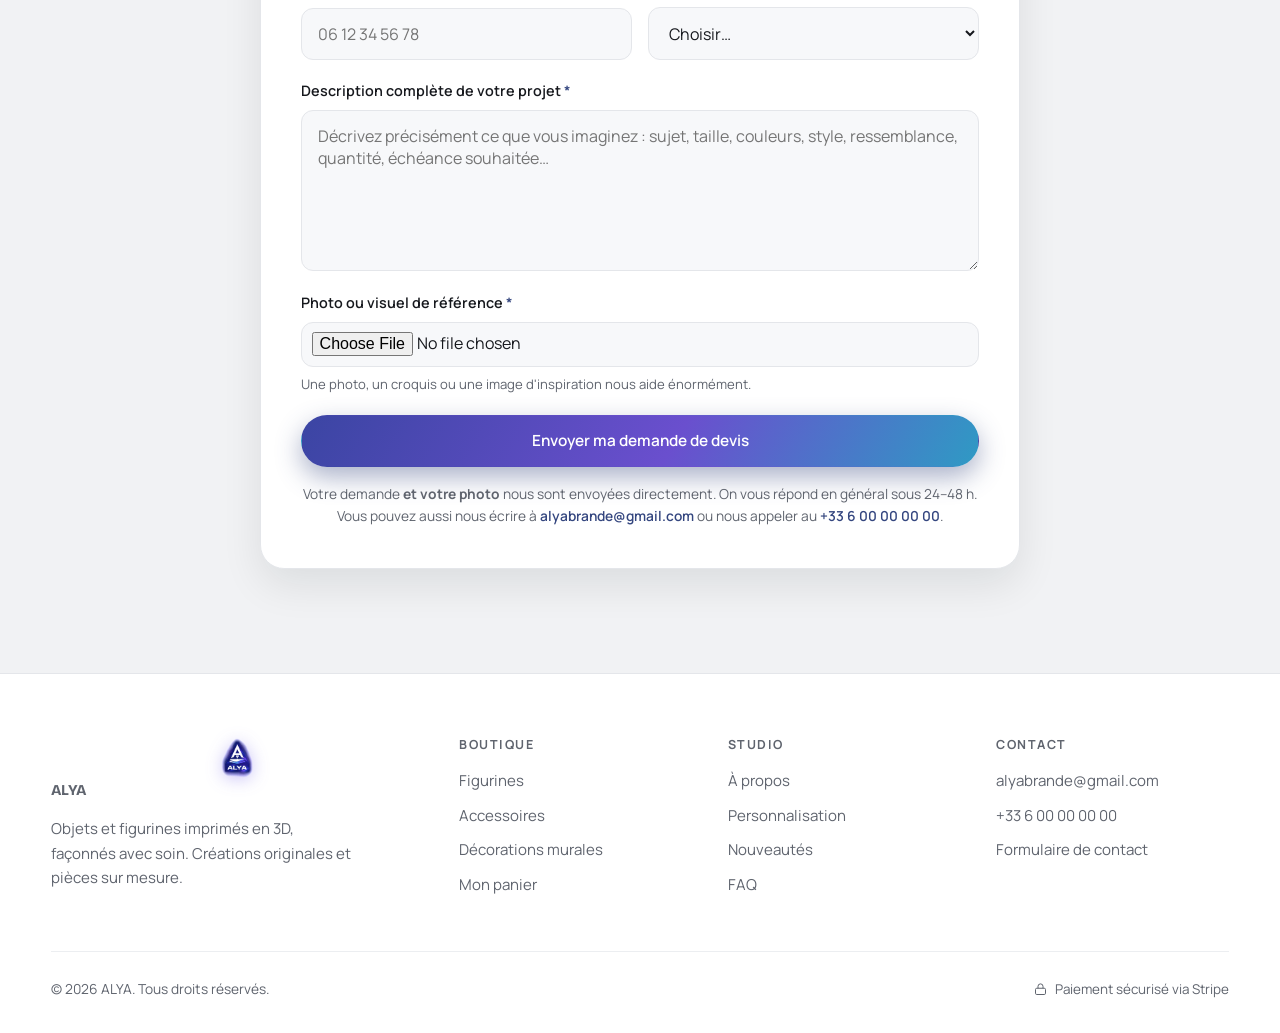
<file: sur-mesure.html>
<!DOCTYPE html>
<html lang="fr">
<head>
  <meta charset="UTF-8">
  <meta name="viewport" content="width=device-width, initial-scale=1.0">
  <title>Sur mesure & devis — ALYA</title>
  <meta name="description" content="Commandez votre création 3D sur mesure chez ALYA : figurine personnalisée, personnage unique, objet à la demande. Devis gratuit.">
  <link rel="preconnect" href="https://fonts.googleapis.com">
  <link rel="preconnect" href="https://fonts.gstatic.com" crossorigin>
  <link rel="stylesheet" href="css/styles.css">
</head>
<body>

  <header id="site-header"></header>

  <!-- ===== HERO ===== -->
  <section class="hero">
    <div class="wrap hero-inner">
      <div class="reveal in">
        <span class="eyebrow">Création personnalisée</span>
        <h1>Votre idée, <em>imprimée en 3D</em>.</h1>
        <p class="lead">Une figurine à votre effigie, le personnage de vos rêves, un cadeau qui n'existe nulle part ailleurs. Vous décrivez, on modélise, on imprime. Devis gratuit et sans engagement.</p>
        <div class="hero-cta">
          <a class="btn btn-primary" href="#devis">Remplir ma demande</a>
          <a class="btn btn-ghost" href="boutique.html">Voir la boutique</a>
        </div>
        <div class="hero-meta">
          <div class="stat"><b>Gratuit</b><span>devis sans engagement</span></div>
          <div class="stat"><b>Unique</b><span>une pièce rien qu'à vous</span></div>
          <div class="stat"><b>Suivi</b><span>aperçu avant impression</span></div>
        </div>
      </div>
      <div class="hero-visual reveal in">
        <div class="hero-frame" data-cat-art="figurines"></div>
        <div class="hero-tag">
          <span class="dot"><svg viewBox="0 0 24 24" fill="none"><path d="M12 3l2 5 5 .7-3.7 3.6.9 5.2L12 20l-4.6 2.5.9-5.2L4.6 8.7 9.6 8 12 3z" stroke="currentColor" stroke-width="1.5" stroke-linejoin="round"/></svg></span>
          <div><b>Pièce unique</b><span>modélisée d'après vos envies</span></div>
        </div>
      </div>
    </div>
  </section>

  <!-- ===== PROCÉDÉ ===== -->
  <section id="procede">
    <div class="wrap">
      <div class="head center reveal">
        <span class="eyebrow" style="justify-content:center">Comment ça marche</span>
        <h2>Trois étapes, une pièce unique</h2>
        <p>Un accompagnement simple et transparent, du premier message à la livraison.</p>
      </div>
      <div class="guarantee-grid">
        <div class="guarantee reveal">
          <div class="g-ico"><svg viewBox="0 0 24 24" fill="none"><path d="M4 5h16v11H8l-4 3V5z" stroke="currentColor" stroke-width="1.5" stroke-linejoin="round"/></svg></div>
          <h3>01 — Décrivez votre idée</h3>
          <p>Envoyez-nous une photo, un personnage, un objet ou simplement quelques mots. Taille, couleur, style : tout compte.</p>
        </div>
        <div class="guarantee reveal">
          <div class="g-ico"><svg viewBox="0 0 24 24" fill="none"><path d="M12 3l8 4.5v9L12 21l-8-4.5v-9L12 3z" stroke="currentColor" stroke-width="1.5" stroke-linejoin="round"/><path d="M12 3v18M4 7.5l8 4.5 8-4.5" stroke="currentColor" stroke-width="1.5" stroke-linejoin="round"/></svg></div>
          <h3>02 — On modélise & on valide</h3>
          <p>On crée le modèle 3D et on vous montre un aperçu. On ajuste ensemble : vous validez avant l'impression.</p>
        </div>
        <div class="guarantee reveal">
          <div class="g-ico"><svg viewBox="0 0 24 24" fill="none"><path d="M3 7h11v8H3zM14 10h4l3 3v2h-7z" stroke="currentColor" stroke-width="1.5" stroke-linejoin="round"/><circle cx="7" cy="17" r="1.6" stroke="currentColor" stroke-width="1.5"/><circle cx="17.5" cy="17" r="1.6" stroke="currentColor" stroke-width="1.5"/></svg></div>
          <h3>03 — On imprime & on expédie</h3>
          <p>On imprime votre pièce, on la finit à la main et on l'emballe avec soin. Elle n'existe qu'en un seul exemplaire : le vôtre.</p>
        </div>
      </div>
    </div>
  </section>

  <!-- ===== IDÉES DE PERSONNALISATION ===== -->
  <section id="idees" style="padding-top:0;">
    <div class="wrap">
      <div class="head center reveal">
        <span class="eyebrow" style="justify-content:center">Impression à la demande</span>
        <h2>Et si on créait la vôtre ?</h2>
        <p>Vous avez une idée ? On la transforme en objet réel. Voici quelques exemples pour vous inspirer — mais tout est possible.</p>
      </div>
      <div class="cat-grid">
        <div class="cat-card reveal" style="padding:26px;">
          <span class="ico" style="width:52px;height:52px;border-radius:13px;background:var(--accent-soft);color:var(--accent);display:grid;place-items:center;margin-bottom:.8rem;"><svg viewBox="0 0 24 24" width="26" height="26" fill="none"><circle cx="12" cy="8" r="4" stroke="currentColor" stroke-width="1.6"/><path d="M5 20a7 7 0 0114 0" stroke="currentColor" stroke-width="1.6" stroke-linecap="round"/></svg></span>
          <h3>Votre figurine à votre effigie</h3>
          <p style="color:var(--muted);font-size:.95rem;">On modélise une mini-vous, bluffante de ressemblance — le cadeau qui marque.</p>
        </div>
        <div class="cat-card reveal" style="padding:26px;">
          <span class="ico" style="width:52px;height:52px;border-radius:13px;background:var(--accent-soft);color:var(--accent);display:grid;place-items:center;margin-bottom:.8rem;"><svg viewBox="0 0 24 24" width="26" height="26" fill="none"><path d="M12 3l2.5 5 5.5.8-4 3.9.9 5.5L12 21l-4.9 2.6.9-5.5-4-3.9L9.5 8 12 3z" stroke="currentColor" stroke-width="1.5" stroke-linejoin="round"/></svg></span>
          <h3>Votre héros préféré</h3>
          <p style="color:var(--muted);font-size:.95rem;">Personnage de jeu, de film ou de BD : on lui donne vie en 3D pour votre collection.</p>
        </div>
        <div class="cat-card reveal" style="padding:26px;">
          <span class="ico" style="width:52px;height:52px;border-radius:13px;background:var(--accent-soft);color:var(--accent);display:grid;place-items:center;margin-bottom:.8rem;"><svg viewBox="0 0 24 24" width="26" height="26" fill="none"><path d="M5 11a3 3 0 116 0 3 3 0 01-6 0zM13 9a2.5 2.5 0 115 0 2.5 2.5 0 01-5 0zM7 20c0-3 2.5-5 5-5s5 2 5 5" stroke="currentColor" stroke-width="1.5" stroke-linecap="round" stroke-linejoin="round"/></svg></span>
          <h3>Votre animal de compagnie</h3>
          <p style="color:var(--muted);font-size:.95rem;">Une figurine à l'image de votre compagnon à quatre pattes, d'après vos photos.</p>
        </div>
        <div class="cat-card reveal" style="padding:26px;">
          <span class="ico" style="width:52px;height:52px;border-radius:13px;background:var(--accent-soft);color:var(--accent);display:grid;place-items:center;margin-bottom:.8rem;"><svg viewBox="0 0 24 24" width="26" height="26" fill="none"><path d="M4 7l8-4 8 4v10l-8 4-8-4V7z" stroke="currentColor" stroke-width="1.5" stroke-linejoin="round"/><path d="M4 7l8 4 8-4M12 11v10" stroke="currentColor" stroke-width="1.5" stroke-linejoin="round"/></svg></span>
          <h3>Votre logo ou votre marque</h3>
          <p style="color:var(--muted);font-size:.95rem;">Un objet, un trophée ou une enseigne à l'effigie de votre entreprise.</p>
        </div>
        <div class="cat-card reveal" style="padding:26px;">
          <span class="ico" style="width:52px;height:52px;border-radius:13px;background:var(--accent-soft);color:var(--accent);display:grid;place-items:center;margin-bottom:.8rem;"><svg viewBox="0 0 24 24" width="26" height="26" fill="none"><path d="M20 12v7a1 1 0 01-1 1H5a1 1 0 01-1-1v-7M3 8h18v4H3zM12 8V5a2 2 0 10-4 0M12 8V5a2 2 0 114 0" stroke="currentColor" stroke-width="1.5" stroke-linejoin="round"/></svg></span>
          <h3>Un cadeau unique</h3>
          <p style="color:var(--muted);font-size:.95rem;">Mariage, naissance, anniversaire : une pièce sur mesure qui n'existe qu'une fois.</p>
        </div>
        <div class="cat-card reveal" style="padding:26px;">
          <span class="ico" style="width:52px;height:52px;border-radius:13px;background:var(--accent-soft);color:var(--accent);display:grid;place-items:center;margin-bottom:.8rem;"><svg viewBox="0 0 24 24" width="26" height="26" fill="none"><path d="M12 3l8 4.5v9L12 21l-8-4.5v-9L12 3z" stroke="currentColor" stroke-width="1.5" stroke-linejoin="round"/></svg></span>
          <h3>La réplique d'un objet</h3>
          <p style="color:var(--muted);font-size:.95rem;">Un objet qui vous est cher, une pièce rare : on la recrée en impression 3D.</p>
        </div>
      </div>
      <div style="text-align:center;margin-top:34px;">
        <a class="btn btn-primary" href="#devis">J'ai une idée, je la décris</a>
      </div>
    </div>
  </section>

  <!-- ===== FORMULAIRE DEVIS ===== -->
  <section id="devis" style="padding-top:0;">
    <div class="wrap">
      <div class="head center reveal">
        <span class="eyebrow" style="justify-content:center">Votre demande de devis</span>
        <h2>Parlez-nous de votre projet</h2>
        <p>Tous les champs marqués d'un <span class="req">*</span> sont obligatoires. Plus vous nous en dites, plus notre réponse sera précise.</p>
      </div>
      <form class="form-card reveal" data-mailto data-subject="Demande de devis sur mesure — ALYA">
        <div class="form-row two">
          <div class="form-row" style="margin:0;">
            <label for="nom">Nom et prénom <span class="req">*</span></label>
            <input type="text" id="nom" name="Nom" placeholder="Votre nom complet" required>
          </div>
          <div class="form-row" style="margin:0;">
            <label for="email">Adresse email <span class="req">*</span></label>
            <input type="email" id="email" name="Email" placeholder="vous@email.com" required>
          </div>
        </div>
        <div class="form-row two">
          <div class="form-row" style="margin:0;">
            <label for="tel">Téléphone <span class="req">*</span></label>
            <input type="tel" id="tel" name="Téléphone" placeholder="06 12 34 56 78" pattern="[0-9 +().-]{6,}" required>
          </div>
          <div class="form-row" style="margin:0;">
            <label for="type">Type de projet <span class="req">*</span></label>
            <select id="type" name="Type de projet" required>
              <option value="">Choisir…</option>
              <option>Figurine personnalisée</option>
              <option>Personnage / création originale</option>
              <option>Accessoire sur mesure</option>
              <option>Décoration murale</option>
              <option>Autre idée</option>
            </select>
          </div>
        </div>
        <div class="form-row">
          <label for="idee">Description complète de votre projet <span class="req">*</span></label>
          <textarea id="idee" name="Description" rows="6" placeholder="Décrivez précisément ce que vous imaginez : sujet, taille, couleurs, style, ressemblance, quantité, échéance souhaitée…" required></textarea>
        </div>
        <div class="form-row">
          <label for="photo">Photo ou visuel de référence <span class="req">*</span></label>
          <input type="file" id="photo" name="photo" accept="image/*" required>
          <span class="form-hint">Une photo, un croquis ou une image d'inspiration nous aide énormément.</span>
        </div>
        <button type="submit" class="btn btn-primary btn-block">Envoyer ma demande de devis</button>
        <p class="form-note">
          Votre demande <b>et votre photo</b> nous sont envoyées directement. On vous répond en général sous 24–48 h.<br>
          Vous pouvez aussi nous écrire à <a data-shop="email" href="#" style="color:var(--accent);font-weight:600;">alyabrande@gmail.com</a> ou nous appeler au <a data-shop="phone" href="#" style="color:var(--accent);font-weight:600;">+33 6 00 00 00 00</a>.
        </p>
      </form>
    </div>
  </section>

  <footer id="site-footer"></footer>

  <script src="js/products.js?v=14"></script>
  <script src="js/app.js?v=14"></script>
</body>
</html>
</file>
<file: css/styles.css>
/* =========================================================
   Studio 3DD — Identité visuelle
   Direction : atelier d'impression 3D premium.
   Neutres porcelaine, accent encre profond, typographie
   éditoriale. Sobre, chaleureux, digne de confiance.
   ========================================================= */

@import url('https://fonts.googleapis.com/css2?family=Bricolage+Grotesque:opsz,wght@12..96,400..800&family=Manrope:wght@400;500;600;700;800&family=JetBrains+Mono:wght@500;600;700&display=swap');

:root {
  /* Neutres */
  --bg:        #f1f2f4;
  --surface:   #ffffff;
  --surface-2: #f7f8fa;
  --ink:       #16181d;
  --muted:     #5f646e;
  --line:      #e4e6ea;
  --line-soft: #eceef1;

  /* Accent (encre profonde, utilisée avec parcimonie) */
  --accent:      #34467f;
  --accent-2:    #4a5fa8;
  --accent-soft: #eaedf5;
  --amber:       #b5762f; /* touche chaude discrète : matière, finition */

  --shadow-sm: 0 1px 2px rgba(16,18,25,.05), 0 3px 10px rgba(16,18,25,.05);
  --shadow:    0 16px 40px rgba(16,18,25,.09);
  --shadow-lg: 0 30px 70px rgba(16,18,25,.14);

  --radius:   16px;
  --radius-lg:24px;

  --display: 'Bricolage Grotesque', 'Manrope', system-ui, sans-serif;
  --sans:    'Manrope', system-ui, -apple-system, 'Segoe UI', sans-serif;

  --maxw: 1200px;

  /* Visuels d'attente produits (façon photo studio) */
  --ph-bg1:   #eef0f3;
  --ph-bg2:   #e4e7eb;
  --ph-form1: #cfd4dc;
  --ph-form2: #b7bec9;
  --ph-form3: #9aa2af;
  --ph-shadow: rgba(16,18,25,.09);
}

:root[data-theme="dark"],
html[data-theme="dark"] {
  --bg:        #0e0f13;
  --surface:   #16181e;
  --surface-2: #1b1e25;
  --ink:       #f2f3f6;
  --muted:     #9ca2af;
  --line:      #262a32;
  --line-soft: #20242b;
  --accent:      #93a4e0;
  --accent-2:    #aab7ea;
  --accent-soft: #1c2130;
  --amber:       #d69a55;
  --shadow-sm: 0 1px 2px rgba(0,0,0,.4);
  --shadow:    0 16px 40px rgba(0,0,0,.5);
  --shadow-lg: 0 30px 70px rgba(0,0,0,.6);
  --ph-bg1:   #1b1e25;
  --ph-bg2:   #14161c;
  --ph-form1: #3c4450;
  --ph-form2: #2d3340;
  --ph-form3: #4c5769;
  --ph-shadow: rgba(0,0,0,.45);
}
@media (prefers-color-scheme: dark) {
  :root:not([data-theme="light"]) {
    --bg:        #0e0f13;
    --surface:   #16181e;
    --surface-2: #1b1e25;
    --ink:       #f2f3f6;
    --muted:     #9ca2af;
    --line:      #262a32;
    --line-soft: #20242b;
    --accent:      #93a4e0;
    --accent-2:    #aab7ea;
    --accent-soft: #1c2130;
    --amber:       #d69a55;
    --shadow-sm: 0 1px 2px rgba(0,0,0,.4);
    --shadow:    0 16px 40px rgba(0,0,0,.5);
    --shadow-lg: 0 30px 70px rgba(0,0,0,.6);
    --ph-bg1:   #1b1e25;
    --ph-bg2:   #14161c;
    --ph-form1: #3c4450;
    --ph-form2: #2d3340;
    --ph-form3: #4c5769;
    --ph-shadow: rgba(0,0,0,.45);
  }
}

* { box-sizing: border-box; margin: 0; padding: 0; }
html { scroll-behavior: smooth; -webkit-text-size-adjust: 100%; }
body {
  font-family: var(--sans);
  background: var(--bg);
  color: var(--ink);
  line-height: 1.65;
  font-weight: 400;
  -webkit-font-smoothing: antialiased;
  text-rendering: optimizeLegibility;
}
img { max-width: 100%; display: block; }
a { color: inherit; text-decoration: none; }
::selection { background: var(--accent); color: #fff; }

.wrap { width: min(var(--maxw), 92%); margin-inline: auto; }
section { padding: 92px 0; }

h1, h2, h3, h4 { font-family: var(--display); font-weight: 700; line-height: 1.1; letter-spacing: -.02em; text-wrap: balance; }

/* ---------- Petites étiquettes ---------- */
.eyebrow {
  display: inline-flex; align-items: center; gap: .5rem;
  font-family: var(--sans);
  font-size: .74rem; font-weight: 700;
  letter-spacing: .14em; text-transform: uppercase;
  color: var(--accent);
}
.eyebrow::before { content: ""; width: 22px; height: 1.5px; background: var(--accent); display: inline-block; }

/* ---------- Boutons ---------- */
.btn {
  display: inline-flex; align-items: center; justify-content: center; gap: .55rem;
  font-family: var(--sans); font-weight: 600; font-size: .96rem;
  padding: .9rem 1.6rem; border-radius: 999px; border: 1.5px solid transparent;
  cursor: pointer; transition: transform .18s ease, box-shadow .18s ease, background .18s ease, color .18s ease, border-color .18s ease;
  white-space: nowrap;
}
.btn-primary { background: var(--ink); color: var(--bg); }
.btn-primary:hover { transform: translateY(-2px); box-shadow: var(--shadow); }
.btn-ghost { background: transparent; color: var(--ink); border-color: var(--line); }
.btn-ghost:hover { border-color: var(--ink); transform: translateY(-2px); }
.btn-block { width: 100%; }
.btn[disabled] { opacity: .5; cursor: not-allowed; }
.btn[disabled]:hover { transform: none; box-shadow: none; }
.btn svg { width: 18px; height: 18px; }

/* ---------- Header ---------- */
.site-header {
  position: sticky; top: 0; z-index: 60;
  background: color-mix(in srgb, var(--bg) 80%, transparent);
  backdrop-filter: blur(14px) saturate(1.4);
  border-bottom: 1px solid var(--line-soft);
}
.nav { display: flex; align-items: center; justify-content: space-between; padding: 16px 0; }
.brand { display: inline-flex; align-items: center; gap: .7rem; font-family: var(--display); font-weight: 700; font-size: 1.18rem; letter-spacing: -.02em; }
.brand .mark {
  width: auto; height: 40px; border-radius: 0; display: grid; place-items: center;
  background: none; color: inherit; box-shadow: none;
}
.brand .mark svg { width: 21px; height: 21px; }
.brand .mark img { height: 40px; width: auto; display: block; filter: drop-shadow(0 3px 9px rgba(96,74,230,.4)); }
.brand small { display: block; font-family: var(--sans); font-weight: 500; font-size: .64rem; letter-spacing: .22em; text-transform: uppercase; color: var(--muted); margin-top: -3px; }
.nav-links { display: flex; align-items: center; gap: 2rem; }
.nav-links a { font-weight: 500; font-size: .96rem; color: var(--muted); transition: color .15s; }
.nav-links a:hover, .nav-links a.active { color: var(--ink); }
.nav-right { display: flex; align-items: center; gap: 1rem; }
.icon-btn { width: 40px; height: 40px; border-radius: 999px; border: 1.5px solid var(--line); background: var(--surface); color: var(--ink); cursor: pointer; display: grid; place-items: center; transition: border-color .15s, transform .15s; }
.icon-btn:hover { border-color: var(--ink); }
.nav-toggle { display: none; }

/* ---------- Hero ---------- */
.hero { position: relative; overflow: hidden; }
.hero-inner { display: grid; grid-template-columns: 1.05fr .95fr; gap: 56px; align-items: center; padding: 88px 0 72px; }
.hero h1 { font-size: clamp(2.4rem, 5.2vw, 4rem); margin: 1.4rem 0 1.2rem; font-weight: 700; }
.hero h1 em { font-style: normal; color: var(--accent); }
.hero .lead { font-size: 1.16rem; color: var(--muted); max-width: 48ch; margin-bottom: 2rem; }
.hero-cta { display: flex; gap: .8rem; flex-wrap: wrap; align-items: center; }
.hero-meta { display: flex; gap: 1.8rem; margin-top: 2.4rem; flex-wrap: wrap; }
.hero-meta .stat b { font-family: var(--display); font-size: 1.5rem; display: block; line-height: 1; }
.hero-meta .stat span { font-size: .84rem; color: var(--muted); }

.hero-visual { position: relative; }
.hero-frame {
  aspect-ratio: 4/5; border-radius: var(--radius-lg); overflow: hidden;
  background: var(--surface); box-shadow: var(--shadow-lg); border: 1px solid var(--line-soft);
}
.hero-frame svg { width: 100%; height: 100%; }
.hero-tag {
  position: absolute; left: -18px; bottom: 34px;
  background: var(--surface); border: 1px solid var(--line);
  border-radius: 14px; padding: .8rem 1.05rem; box-shadow: var(--shadow);
  display: flex; align-items: center; gap: .7rem; max-width: 230px;
}
.hero-tag .dot { width: 34px; height: 34px; border-radius: 9px; background: var(--accent-soft); color: var(--accent); display: grid; place-items: center; flex: none; }
.hero-tag .dot svg { width: 18px; height: 18px; }
.hero-tag b { font-size: .9rem; display: block; }
.hero-tag span { font-size: .78rem; color: var(--muted); }

/* ---------- Bande de confiance ---------- */
.trust-strip { border-block: 1px solid var(--line-soft); background: var(--surface); }
.trust-strip .wrap { display: grid; grid-template-columns: repeat(4, 1fr); gap: 28px; padding: 30px 0; }
.trust-item { display: flex; align-items: center; gap: .9rem; }
.trust-item .ti { width: 42px; height: 42px; border-radius: 11px; background: var(--surface-2); color: var(--accent); display: grid; place-items: center; flex: none; border: 1px solid var(--line-soft); }
.trust-item .ti svg { width: 21px; height: 21px; }
.trust-item b { font-size: .94rem; display: block; }
.trust-item span { font-size: .82rem; color: var(--muted); }

/* ---------- En-têtes de section ---------- */
.head { max-width: 640px; margin-bottom: 48px; }
.head.center { margin-inline: auto; text-align: center; }
.head h2 { font-size: clamp(1.8rem, 3.6vw, 2.6rem); margin: 1rem 0 .8rem; }
.head p { color: var(--muted); font-size: 1.06rem; }
.head-row { display: flex; align-items: flex-end; justify-content: space-between; gap: 20px; flex-wrap: wrap; }

/* ---------- Catégories ---------- */
.cat-grid { display: grid; grid-template-columns: repeat(3, 1fr); gap: 22px; }
.cat-card {
  position: relative; display: flex; flex-direction: column;
  border-radius: var(--radius-lg); overflow: hidden;
  background: var(--surface); border: 1px solid var(--line-soft);
  box-shadow: var(--shadow-sm); transition: transform .22s ease, box-shadow .22s ease;
  min-height: 320px;
}
.cat-card:hover { transform: translateY(-6px); box-shadow: var(--shadow); }
.cat-card .cat-art { aspect-ratio: 16/11; overflow: hidden; }
.cat-card .cat-art svg { width: 100%; height: 100%; }
.cat-card .cat-body { padding: 22px 24px 26px; display: flex; flex-direction: column; gap: .3rem; flex: 1; }
.cat-card h3 { font-size: 1.3rem; }
.cat-card p { color: var(--muted); font-size: .94rem; }
.cat-card .link { margin-top: auto; padding-top: 1rem; color: var(--ink); font-weight: 600; font-size: .92rem; display: inline-flex; align-items: center; gap: .45rem; transition: gap .18s; }
.cat-card:hover .link { gap: .8rem; }
.cat-card .link .arrow { color: var(--accent); }

/* ---------- Filtres ---------- */
.filters { display: flex; flex-wrap: wrap; gap: .55rem; margin-bottom: 34px; }
.chip {
  font-family: var(--sans); font-weight: 600; font-size: .9rem;
  padding: .58rem 1.15rem; border-radius: 999px;
  border: 1.5px solid var(--line); background: var(--surface); color: var(--muted);
  cursor: pointer; transition: all .16s ease;
}
.chip:hover { border-color: var(--ink); color: var(--ink); }
.chip.active { background: var(--ink); color: var(--bg); border-color: var(--ink); }

/* ---------- Grille produits ---------- */
.product-grid { display: grid; grid-template-columns: repeat(4, 1fr); gap: 24px; }
.card {
  display: flex; flex-direction: column; background: var(--surface);
  border: 1px solid var(--line-soft); border-radius: var(--radius);
  overflow: hidden; box-shadow: var(--shadow-sm);
  transition: transform .2s ease, box-shadow .2s ease, border-color .2s ease;
}
.card:hover { transform: translateY(-6px); box-shadow: var(--shadow); border-color: var(--line); }
.card-media { position: relative; aspect-ratio: 1/1; overflow: hidden; background: var(--surface-2); }
.card-media img { width: 100%; height: 100%; object-fit: cover; }
.card-media svg { width: 100%; height: 100%; }
.badge {
  position: absolute; top: 14px; left: 14px;
  font-size: .68rem; font-weight: 700; letter-spacing: .04em;
  color: var(--ink); background: color-mix(in srgb, var(--surface) 90%, transparent);
  backdrop-filter: blur(6px);
  padding: .32rem .62rem; border-radius: 999px; border: 1px solid var(--line);
}
.badge.nouveau { color: var(--accent); }
.badge.populaire { color: var(--amber); }
.card-body { padding: 18px 18px 20px; display: flex; flex-direction: column; gap: .4rem; flex: 1; }
.card-cat { font-size: .72rem; text-transform: uppercase; letter-spacing: .12em; color: var(--muted); font-weight: 600; }
.card h3 { font-size: 1.06rem; letter-spacing: -.01em; }
.card .desc { font-size: .88rem; color: var(--muted); flex: 1; }
.price-row { display: flex; align-items: baseline; gap: .55rem; margin-top: .5rem; }
.price { font-family: var(--display); font-size: 1.28rem; font-weight: 700; font-variant-numeric: tabular-nums; }
.old-price { font-size: .92rem; color: var(--muted); text-decoration: line-through; }
.card .btn { margin-top: .7rem; }
.empty { grid-column: 1/-1; text-align: center; color: var(--muted); padding: 48px 0; }

/* ---------- Sur mesure (procédé) ---------- */
.process { background: var(--ink); color: var(--bg); border-radius: var(--radius-lg); overflow: hidden; }
:root[data-theme="dark"] .process, html[data-theme="dark"] .process { background: var(--surface-2); color: var(--ink); border: 1px solid var(--line); }
@media (prefers-color-scheme: dark) { :root:not([data-theme="light"]) .process { background: var(--surface-2); color: var(--ink); border: 1px solid var(--line); } }
.process-inner { display: grid; grid-template-columns: .9fr 1.1fr; gap: 48px; padding: 56px; align-items: center; }
.process .eyebrow { color: var(--accent-2); }
.process .eyebrow::before { background: var(--accent-2); }
.process h2 { font-size: clamp(1.8rem, 3.6vw, 2.6rem); margin: 1rem 0 1rem; }
.process p.lead { opacity: .78; margin-bottom: 1.8rem; max-width: 44ch; }
.process .btn-primary { background: var(--bg); color: var(--ink); }
.steps { display: grid; gap: 14px; }
.step { display: flex; gap: 1.1rem; align-items: flex-start; padding: 20px 22px; border-radius: 14px; background: color-mix(in srgb, var(--bg) 8%, transparent); border: 1px solid color-mix(in srgb, var(--bg) 16%, transparent); }
:root[data-theme="dark"] .step, html[data-theme="dark"] .step { background: var(--surface); border-color: var(--line); }
@media (prefers-color-scheme: dark) { :root:not([data-theme="light"]) .step { background: var(--surface); border-color: var(--line); } }
.step .num { font-family: var(--display); font-weight: 700; font-size: 1.15rem; opacity: .55; flex: none; width: 1.6rem; }
.step b { display: block; font-size: 1.02rem; margin-bottom: .15rem; }
.step span { font-size: .9rem; opacity: .72; }

/* ---------- Garanties ---------- */
.guarantee-grid { display: grid; grid-template-columns: repeat(3, 1fr); gap: 24px; }
.guarantee {
  background: var(--surface); border: 1px solid var(--line-soft); border-radius: var(--radius);
  padding: 30px; box-shadow: var(--shadow-sm);
}
.guarantee .g-ico { width: 48px; height: 48px; border-radius: 12px; background: var(--accent-soft); color: var(--accent); display: grid; place-items: center; margin-bottom: 1rem; }
.guarantee .g-ico svg { width: 24px; height: 24px; }
.guarantee h3 { font-size: 1.16rem; margin-bottom: .5rem; }
.guarantee p { color: var(--muted); font-size: .94rem; }

/* ---------- FAQ ---------- */
.faq { max-width: 760px; margin-inline: auto; }
.faq details {
  border: 1px solid var(--line); border-radius: 14px; background: var(--surface);
  padding: 4px 22px; margin-bottom: 12px; transition: border-color .18s;
}
.faq details[open] { border-color: var(--ink); }
.faq summary {
  cursor: pointer; list-style: none; padding: 18px 0; font-weight: 600; font-size: 1.04rem;
  display: flex; align-items: center; justify-content: space-between; gap: 1rem;
}
.faq summary::-webkit-details-marker { display: none; }
.faq summary .plus { flex: none; width: 22px; height: 22px; position: relative; transition: transform .2s; }
.faq summary .plus::before, .faq summary .plus::after { content: ""; position: absolute; background: var(--ink); border-radius: 2px; inset: 0; margin: auto; }
.faq summary .plus::before { width: 14px; height: 2px; }
.faq summary .plus::after { width: 2px; height: 14px; }
.faq details[open] summary .plus { transform: rotate(135deg); }
.faq .answer { padding: 0 0 20px; color: var(--muted); font-size: .96rem; }

/* ---------- Bannière CTA ---------- */
.cta-band { text-align: center; }
.cta-band h2 { font-size: clamp(1.9rem, 4vw, 2.8rem); margin-bottom: 1rem; }
.cta-band p { color: var(--muted); max-width: 52ch; margin: 0 auto 1.8rem; font-size: 1.08rem; }

/* ---------- Formulaire devis ---------- */
.form-card { background: var(--surface); border: 1px solid var(--line); border-radius: var(--radius-lg); padding: 40px; box-shadow: var(--shadow); max-width: 760px; margin-inline: auto; }
.form-row { display: grid; gap: .45rem; margin-bottom: 1.2rem; }
.form-row.two { grid-template-columns: 1fr 1fr; gap: 1rem; }
.form-row label { font-weight: 600; font-size: .9rem; }
.form-row input, .form-row textarea, .form-row select {
  font-family: var(--sans); font-size: 1rem; color: var(--ink);
  padding: .85rem 1rem; border-radius: 12px; border: 1.5px solid var(--line);
  background: var(--surface-2); transition: border-color .15s, background .15s;
}
.form-row input:focus, .form-row textarea:focus, .form-row select:focus { outline: none; border-color: var(--accent); background: var(--surface); }
.form-note { text-align: center; font-size: .86rem; color: var(--muted); margin-top: 1rem; }
.secure { display: inline-flex; align-items: center; gap: .4rem; font-size: .84rem; color: var(--muted); }
.secure svg { width: 15px; height: 15px; }

/* ---------- Page boutique : en-tête ---------- */
.page-head { background: var(--surface); border-bottom: 1px solid var(--line-soft); }
.page-head .wrap { padding: 64px 0 52px; }
.page-head h1 { font-size: clamp(2rem, 4.4vw, 3.1rem); margin: 1rem 0 .8rem; }
.page-head p { color: var(--muted); font-size: 1.1rem; max-width: 54ch; }

/* ---------- Footer ---------- */
.site-footer { background: var(--surface); border-top: 1px solid var(--line); padding: 64px 0 32px; }
.footer-grid { display: grid; grid-template-columns: 1.6fr 1fr 1fr 1fr; gap: 36px; margin-bottom: 44px; }
.footer-grid h4 { font-family: var(--sans); font-size: .78rem; text-transform: uppercase; letter-spacing: .12em; color: var(--muted); margin-bottom: 1.1rem; font-weight: 700; }
.footer-grid a, .footer-grid p { display: block; color: var(--muted); font-size: .94rem; margin-bottom: .6rem; transition: color .15s; }
.footer-grid a:hover { color: var(--ink); }
.footer-brand p { max-width: 34ch; }
.footer-bottom { border-top: 1px solid var(--line-soft); padding-top: 26px; display: flex; justify-content: space-between; gap: 12px; flex-wrap: wrap; color: var(--muted); font-size: .86rem; }

/* ---------- Révélation au scroll ---------- */
.reveal { opacity: 0; transform: translateY(18px); transition: opacity .6s ease, transform .6s ease; }
.reveal.in { opacity: 1; transform: none; }
@media (prefers-reduced-motion: reduce) { .reveal { opacity: 1; transform: none; transition: none; } html { scroll-behavior: auto; } }

/* ---------- Responsive ---------- */
@media (max-width: 1000px) {
  section { padding: 72px 0; }
  .hero-inner { grid-template-columns: 1fr; gap: 40px; padding: 60px 0 40px; }
  .hero-visual { max-width: 460px; }
  .cat-grid, .guarantee-grid { grid-template-columns: 1fr; }
  .product-grid { grid-template-columns: repeat(3, 1fr); }
  .process-inner { grid-template-columns: 1fr; gap: 32px; padding: 40px 32px; }
  .trust-strip .wrap { grid-template-columns: 1fr 1fr; gap: 22px; }
  .footer-grid { grid-template-columns: 1fr 1fr; gap: 28px; }
}
@media (max-width: 720px) {
  .nav-links { position: fixed; inset: 64px 0 auto 0; flex-direction: column; align-items: flex-start; gap: 0; background: var(--surface); border-bottom: 1px solid var(--line); padding: 8px 6%; box-shadow: var(--shadow); display: none; }
  .nav-links.open { display: flex; }
  .nav-links a { width: 100%; padding: .95rem 0; border-bottom: 1px solid var(--line-soft); }
  .nav-toggle { display: grid; }
  .product-grid { grid-template-columns: 1fr 1fr; gap: 14px; }
  .cat-grid { gap: 16px; }
  .form-row.two { grid-template-columns: 1fr; }
  .form-card { padding: 26px; }
  .card-body { padding: 14px; }
  .footer-grid { grid-template-columns: 1fr; }
}

/* =========================================================
   Ajouts : panier, badge, toast, contact, à propos, formulaire
   ========================================================= */

/* Bouton panier + compteur */
.cart-btn { position: relative; }
.cart-count {
  position: absolute; top: -6px; right: -6px; min-width: 18px; height: 18px; padding: 0 4px;
  border-radius: 999px; background: var(--accent); color: #fff; font-size: .68rem; font-weight: 700;
  display: grid; place-items: center; line-height: 1;
}
:root[data-theme="dark"] .cart-count, html[data-theme="dark"] .cart-count { color: #0e0f13; }

/* Toast */
.toast {
  position: fixed; left: 50%; bottom: 26px; transform: translate(-50%, 20px);
  background: var(--ink); color: var(--bg); padding: .75rem 1.2rem; border-radius: 999px;
  font-size: .92rem; font-weight: 600; box-shadow: var(--shadow-lg);
  opacity: 0; pointer-events: none; transition: opacity .25s ease, transform .25s ease; z-index: 200;
}
.toast.show { opacity: 1; transform: translate(-50%, 0); }

/* Boutons petits */
.btn-sm { padding: .5rem .9rem; font-size: .85rem; }

/* ---------- Page panier ---------- */
.cart-layout { display: grid; grid-template-columns: 1fr 340px; gap: 32px; align-items: start; }
.cart-lines { display: flex; flex-direction: column; gap: 14px; }
.cart-line {
  display: grid; grid-template-columns: 88px 1fr auto auto auto; gap: 18px; align-items: center;
  background: var(--surface); border: 1px solid var(--line-soft); border-radius: var(--radius);
  padding: 14px; box-shadow: var(--shadow-sm);
}
.cart-thumb { width: 88px; height: 88px; border-radius: 12px; overflow: hidden; background: var(--surface-2); }
.cart-thumb svg, .cart-thumb img { width: 100%; height: 100%; object-fit: cover; }
.cart-info h3 { font-size: 1.05rem; margin: .1rem 0; }
.cart-unit { font-size: .85rem; color: var(--muted); }
.qty { display: inline-flex; align-items: center; gap: .2rem; border: 1.5px solid var(--line); border-radius: 999px; padding: 2px; }
.qty-btn { width: 30px; height: 30px; border: none; background: transparent; color: var(--ink); font-size: 1.15rem; cursor: pointer; border-radius: 999px; line-height: 1; }
.qty-btn:hover { background: var(--surface-2); }
.qty-val { min-width: 26px; text-align: center; font-weight: 600; font-variant-numeric: tabular-nums; }
.cart-line-total { font-family: var(--display); font-weight: 700; font-size: 1.1rem; font-variant-numeric: tabular-nums; }
.cart-line-actions { display: flex; flex-direction: column; gap: .4rem; align-items: flex-end; }
.link-remove { background: none; border: none; color: var(--muted); font-size: .82rem; cursor: pointer; text-decoration: underline; padding: 0; font-family: var(--sans); }
.link-remove:hover { color: var(--ink); }
.cart-summary { background: var(--surface); border: 1px solid var(--line); border-radius: var(--radius-lg); padding: 26px; box-shadow: var(--shadow-sm); position: sticky; top: 90px; }
.cart-summary h3 { font-size: 1.2rem; margin-bottom: 1rem; }
.sum-row { display: flex; justify-content: space-between; align-items: baseline; padding: .5rem 0; border-bottom: 1px solid var(--line-soft); }
.sum-row b { font-family: var(--display); font-size: 1.15rem; }
.sum-row.muted { color: var(--muted); font-size: .9rem; border-bottom: none; }
.sum-note { font-size: .82rem; color: var(--muted); margin: 1rem 0; }
.cart-empty { text-align: center; padding: 60px 0; display: grid; gap: 18px; justify-items: center; }
.cart-empty p { color: var(--muted); font-size: 1.1rem; }

/* ---------- Contact ---------- */
.contact-grid { display: grid; grid-template-columns: 1fr 1.2fr; gap: 40px; align-items: start; }
.contact-cards { display: grid; gap: 14px; }
.contact-card { display: flex; gap: 1rem; align-items: flex-start; background: var(--surface); border: 1px solid var(--line-soft); border-radius: var(--radius); padding: 20px 22px; box-shadow: var(--shadow-sm); }
.contact-card .ci { width: 44px; height: 44px; border-radius: 11px; background: var(--accent-soft); color: var(--accent); display: grid; place-items: center; flex: none; }
.contact-card .ci svg { width: 22px; height: 22px; }
.contact-card b { display: block; font-size: 1rem; }
.contact-card a, .contact-card span { color: var(--muted); font-size: .94rem; }
.contact-card a:hover { color: var(--accent); }

/* Astérisque champ obligatoire + fichier */
.req { color: var(--accent); }
.form-row input[type="file"] { padding: .6rem; background: var(--surface-2); cursor: pointer; }
.form-hint { font-size: .82rem; color: var(--muted); }

/* ---------- À propos ---------- */
.about-hero { display: grid; grid-template-columns: 1.1fr .9fr; gap: 48px; align-items: center; }
.about-hero .about-visual { aspect-ratio: 4/3; border-radius: var(--radius-lg); overflow: hidden; background: var(--surface-2); border: 1px solid var(--line-soft); box-shadow: var(--shadow); }
.prose { max-width: 62ch; }
.prose p { color: var(--muted); margin-bottom: 1.1rem; font-size: 1.05rem; }
.about-values { display: grid; grid-template-columns: repeat(3, 1fr); gap: 24px; }
.stat-band { display: grid; grid-template-columns: repeat(3, 1fr); gap: 24px; text-align: center; background: var(--surface); border: 1px solid var(--line-soft); border-radius: var(--radius-lg); padding: 36px; box-shadow: var(--shadow-sm); }
.stat-band .b { font-family: var(--display); font-size: 2.2rem; line-height: 1; }
.stat-band span { color: var(--muted); font-size: .92rem; }
.footer-social { display: flex; gap: 1rem; margin-top: 1rem; }
.footer-social a { display: inline; margin: 0; }

@media (max-width: 1000px) {
  .cart-layout { grid-template-columns: 1fr; }
  .cart-summary { position: static; }
  .contact-grid { grid-template-columns: 1fr; gap: 28px; }
  .about-hero { grid-template-columns: 1fr; gap: 28px; }
  .about-values { grid-template-columns: 1fr; }
  .stat-band { grid-template-columns: 1fr; gap: 18px; padding: 28px; }
}
@media (max-width: 620px) {
  .cart-line { grid-template-columns: 64px 1fr; grid-template-areas: "thumb info" "thumb qty" "total total" "act act"; row-gap: 10px; }
  .cart-thumb { grid-area: thumb; width: 64px; height: 64px; }
  .cart-info { grid-area: info; }
  .qty { grid-area: qty; justify-self: start; }
  .cart-line-total { grid-area: total; }
  .cart-line-actions { grid-area: act; flex-direction: row; align-items: center; justify-content: space-between; }
}

/* =========================================================
   ÉNERGIE « TECH PREMIUM » + INTRO IMPRIMANTE 3D
   Sobre, mais avec une pointe de folie & de technologie.
   ========================================================= */
:root {
  --mono: 'JetBrains Mono', ui-monospace, SFMono-Regular, monospace;
  --grad:     linear-gradient(120deg, #4a54c9 0%, #7c5cf0 50%, #28b6d8 100%);
  --grad-btn: linear-gradient(120deg, #3b45a3 0%, #6a4fce 55%, #2f9ac4 100%);
  --glow: color-mix(in srgb, var(--accent) 42%, transparent);
}
:root[data-theme="dark"], html[data-theme="dark"] {
  --grad:     linear-gradient(120deg, #8b93ff 0%, #b596ff 50%, #71e3f2 100%);
  --grad-btn: linear-gradient(120deg, #5560d6 0%, #8a6cf0 55%, #3fb6da 100%);
}
@media (prefers-color-scheme: dark) {
  :root:not([data-theme="light"]) {
    --grad:     linear-gradient(120deg, #8b93ff 0%, #b596ff 50%, #71e3f2 100%);
    --grad-btn: linear-gradient(120deg, #5560d6 0%, #8a6cf0 55%, #3fb6da 100%);
  }
}

/* Respiration : plus d'air */
section { padding: 104px 0; }

/* Étiquettes en mono technique, encre dégradée */
.eyebrow { font-family: var(--mono); font-weight: 600; font-size: .72rem; letter-spacing: .16em;
  background: var(--grad); -webkit-background-clip: text; background-clip: text; color: transparent; }
.eyebrow::before { background: var(--grad); }

/* Titres : mot mis en avant en dégradé */
.hero h1 em { background: var(--grad); -webkit-background-clip: text; background-clip: text; color: transparent; }

/* Boutons principaux : dégradé tech + halo (le côté sobre reste sur les boutons "ghost") */
.btn-primary { background: var(--grad-btn); color: #fff; box-shadow: 0 10px 26px var(--glow); }
.btn-primary:hover { box-shadow: 0 16px 36px var(--glow); }

/* Halos lumineux animés dans le hero */
.hero-inner { position: relative; z-index: 1; }
.hero::before, .hero::after { content: ""; position: absolute; border-radius: 50%; filter: blur(64px); pointer-events: none; z-index: 0; }
.hero::before { width: 520px; height: 520px; background: radial-gradient(circle, rgba(108,79,224,.34), transparent 68%); top: -170px; right: -60px; animation: orb1 16s ease-in-out infinite; }
.hero::after  { width: 440px; height: 440px; background: radial-gradient(circle, rgba(40,182,216,.30), transparent 68%); bottom: -160px; left: -70px; animation: orb2 19s ease-in-out infinite; }
@keyframes orb1 { 50% { transform: translate(-40px, 50px) scale(1.1); } }
@keyframes orb2 { 50% { transform: translate(50px, -40px) scale(1.08); } }

/* Cadre hero : léger flottement */
.hero-frame { animation: floaty 7s ease-in-out infinite; }
@keyframes floaty { 50% { transform: translateY(-12px); } }

/* Cartes : liseré dégradé au survol + halo discret */
.card { position: relative; }
.card::before { content: ""; position: absolute; left: 0; right: 0; top: 0; height: 3px; background: var(--grad); transform: scaleX(0); transform-origin: left; transition: transform .3s ease; z-index: 3; }
.card:hover::before { transform: scaleX(1); }
.card:hover { box-shadow: var(--shadow), 0 0 0 1px var(--glow); }

/* Nav active : soulignement dégradé */
.nav-links a.active { position: relative; color: var(--ink); }
.nav-links a.active::after { content: ""; position: absolute; left: 0; right: 0; bottom: -6px; height: 2px; border-radius: 2px; background: var(--grad); }

/* Badge panier + petites données */
.cart-count { background: var(--grad); }
.hero-meta .stat span { font-family: var(--mono); text-transform: uppercase; letter-spacing: .05em; font-size: .72rem; }

@media (prefers-reduced-motion: reduce) {
  .hero::before, .hero::after, .hero-frame { animation: none; }
}

/* ---------- Intro : vraie imprimante 3D qui imprime ALYA en relief ---------- */
.intro { position: fixed; inset: 0; z-index: 9999;
  background: radial-gradient(circle at 50% 42%, color-mix(in srgb, var(--accent) 9%, var(--bg)), var(--bg) 68%);
  display: flex; flex-direction: column; align-items: center; justify-content: center; gap: 18px; }
.intro.hide { opacity: 0; pointer-events: none; transition: opacity .6s ease; }
.intro-stage { position: relative; width: 460px; height: 340px; max-width: 92vw; }
.intro-machine { width: 100%; height: 100%; display: block; overflow: visible; }
.intro-machine .frame { fill: none; stroke: var(--ink); stroke-width: 9; stroke-linejoin: round; stroke-linecap: round; opacity: .88; }
.intro-machine .foot { fill: var(--ink); opacity: .88; }
.intro-machine .bed-top { fill: var(--ink); opacity: .13; }
.intro-machine .bed-front { fill: var(--ink); opacity: .22; }
.intro-machine .gantry-bar { fill: var(--ink); opacity: .82; }
.intro-machine .motor { fill: var(--accent); opacity: .85; }
.intro-machine .carriage-box { fill: var(--ink); }
.intro-machine .nozzle { fill: var(--ink); }
.intro-machine .filament { stroke: var(--accent); stroke-width: 3; stroke-linecap: round; }
.intro-machine .spark { fill: var(--accent); filter: drop-shadow(0 0 5px var(--accent)); }
/* La tête (buse) et l'impression montent EXACTEMENT au même rythme, couche par
   couche : la pointe de la buse reste sur la couche en cours d'impression. */
.intro-machine .ig { animation: gantryRise 2.7s steps(18, start) .35s forwards; }
.intro-machine .carriage { animation: carriageSweep .32s ease-in-out .35s infinite alternate; }
.intro-print { position: absolute; left: 0; right: 0; bottom: 92px; text-align: center;
  font-family: var(--display); font-weight: 800; font-size: 82px; line-height: 1; letter-spacing: -.045em;
  color: #6d52d4;
  text-shadow: 1px 2px 0 #5c44bd, 2px 4px 0 #4f3aa8, 3px 6px 0 #453394, 4px 8px 0 #3b2c81, 5px 11px 16px rgba(18,18,42,.4);
  clip-path: inset(100% 0 0 0); animation: printRise 2.7s steps(18, start) .35s forwards; }
.intro-tag { font-family: var(--mono); font-size: .72rem; letter-spacing: .34em; text-transform: uppercase; color: var(--muted);
  opacity: 0; animation: introTag .5s ease 3s forwards; }
@keyframes gantryRise  { from { transform: translateY(56px); } to { transform: translateY(-26px); } }
@keyframes carriageSweep { from { transform: translateX(-122px); } to { transform: translateX(122px); } }
@keyframes printRise   { to { clip-path: inset(0 0 0 0); } }
@keyframes introTag    { from { opacity: 0; transform: translateY(6px); } to { opacity: 1; transform: none; } }
@media (prefers-reduced-motion: reduce) { .intro { display: none; } }

@media (max-width: 560px) {
  .intro-stage { transform: scale(.72); }
  section { padding: 84px 0; }
}

/* Message de confirmation après envoi d'un formulaire */
.form-success { text-align: center; padding: 26px 10px; display: grid; gap: 12px; justify-items: center; }
.form-success .fs-ico { width: 58px; height: 58px; border-radius: 50%; background: var(--accent-soft); color: var(--accent); display: grid; place-items: center; }
.form-success .fs-ico svg { width: 30px; height: 30px; }
.form-success h3 { font-size: 1.4rem; }
.form-success p { color: var(--muted); max-width: 38ch; }

/* =========================================================
   PLUS DE PEPS EN THÈME CLAIR (le thème sombre reste inchangé)
   ========================================================= */
:root {
  --page-bg: linear-gradient(175deg, #f1f0fb 0%, #edf1fa 42%, #fbeef4 100%);
  --hero-wash:
    radial-gradient(1000px 520px at 80% -8%, rgba(124,92,240,.18), transparent 60%),
    radial-gradient(820px 520px at -5% 18%, rgba(40,182,216,.14), transparent 55%);
  --band-wash: linear-gradient(120deg, #ece6fe 0%, #e7f3fb 55%, #fde9f2 100%);
  /* placeholders produits teintés (moins gris, plus vivants) */
  --ph-bg1:   #eceefb;
  --ph-bg2:   #e2e5f6;
  --ph-form1: #d0cff0;
  --ph-form2: #b4b4e6;
  --ph-form3: #8f8fd0;
  --ph-shadow: rgba(80,70,160,.12);
}
:root[data-theme="dark"], html[data-theme="dark"] {
  --page-bg: var(--bg); --hero-wash: none; --band-wash: var(--surface);
}
@media (prefers-color-scheme: dark) {
  :root:not([data-theme="light"]) { --page-bg: var(--bg); --hero-wash: none; --band-wash: var(--surface); }
}

body { background: var(--page-bg); background-attachment: fixed; }
.hero { background: var(--hero-wash); }
.hero::before, .hero::after { opacity: .95; }

/* Bandeau de confiance légèrement teinté */
.trust-strip { background: color-mix(in srgb, var(--surface) 88%, var(--accent-soft)); }

/* Bannière CTA colorée (pop) */
.cta-band {
  background: var(--band-wash);
  border: 1px solid var(--line-soft);
  border-radius: var(--radius-lg);
  padding: 52px 32px;
}
:root[data-theme="dark"] .cta-band, html[data-theme="dark"] .cta-band { border-color: var(--line); }

/* Icônes de catégorie / garanties en dégradé (plus vivant) */
.guarantee .g-ico, .contact-card .ci, .hero-tag .dot {
  background: linear-gradient(135deg, color-mix(in srgb, var(--accent) 18%, var(--surface)), color-mix(in srgb, #28b6d8 20%, var(--surface)));
}

/* =========================================================
   NIVEAU DE COULEUR "MIDDLE" (plus vif, clair ET sombre)
   ========================================================= */
/* Hero plus coloré */
:root {
  --hero-wash:
    radial-gradient(1100px 560px at 82% -10%, rgba(124,92,240,.26), transparent 60%),
    radial-gradient(900px 560px at -8% 16%, rgba(40,182,216,.20), transparent 55%),
    radial-gradient(720px 480px at 50% 118%, rgba(255,110,170,.15), transparent 60%);
}

/* Badges produits colorés (remplis) */
.badge { background: var(--ink); color: #fff; border: none; backdrop-filter: none; }
.badge.nouveau   { background: linear-gradient(135deg, #7c5cf0, #28b6d8); color: #fff; }
.badge.populaire { background: linear-gradient(135deg, #ff7aa8, #ff9d5c); color: #fff; }

/* En-têtes de page teintés */
.page-head { background: var(--band-wash); }

/* Cartes catégorie : liseré coloré en haut */
.cat-grid .cat-card:nth-child(3n+1) { border-top: 3px solid #7c5cf0; }
.cat-grid .cat-card:nth-child(3n+2) { border-top: 3px solid #22c3d6; }
.cat-grid .cat-card:nth-child(3n+3) { border-top: 3px solid #ff7aa8; }

/* Étiquette catégorie des produits en couleur d'accent */
.card-cat { color: #7c5cf0; }

/* =========================================================
   COULEUR PARTOUT — mode clair coloré (sombre reste sobre)
   ========================================================= */
:root {
  --band-violet: linear-gradient(180deg, #f3ecff 0%, #ebe0ff 100%);
  --band-cyan:   linear-gradient(180deg, #e6f7fb 0%, #d8f0f6 100%);
  --band-pink:   linear-gradient(180deg, #ffedf4 0%, #ffe0ec 100%);
  --band-amber:  linear-gradient(180deg, #fff3e3 0%, #ffe8cd 100%);
  --band-trust:  linear-gradient(90deg, #efe6ff 0%, #e2f5fb 50%, #ffe7f1 100%);
  --cc1: linear-gradient(180deg, #f2eb ff, #ffffff);
  --cc1: linear-gradient(180deg, #f2ebff, #ffffff);
  --cc2: linear-gradient(180deg, #e7f8fc, #ffffff);
  --cc3: linear-gradient(180deg, #ffedf6, #ffffff);
}
:root[data-theme="dark"], html[data-theme="dark"] {
  --band-violet: var(--bg); --band-cyan: var(--bg); --band-pink: var(--bg); --band-amber: var(--bg);
  --band-trust: var(--surface); --cc1: var(--surface); --cc2: var(--surface); --cc3: var(--surface);
}
@media (prefers-color-scheme: dark) { :root:not([data-theme="light"]) {
  --band-violet: var(--bg); --band-cyan: var(--bg); --band-pink: var(--bg); --band-amber: var(--bg);
  --band-trust: var(--surface); --cc1: var(--surface); --cc2: var(--surface); --cc3: var(--surface);
}}

/* Bandes de sections colorées (accueil) */
#categories { background: var(--band-violet); }
#selection  { background: var(--band-cyan);  padding-top: 64px !important; }
#garanties  { background: var(--band-pink);  padding-top: 64px !important; }
#faq        { background: var(--band-amber); padding-top: 64px !important; }
.trust-strip { background: var(--band-trust); }

/* Cartes catégories teintées */
.cat-grid .cat-card:nth-child(3n+1) { background: var(--cc1); }
.cat-grid .cat-card:nth-child(3n+2) { background: var(--cc2); }
.cat-grid .cat-card:nth-child(3n+3) { background: var(--cc3); }

/* Titres de section en dégradé */
.head h2 { background: var(--grad); -webkit-background-clip: text; background-clip: text; color: transparent; }

/* Bannière CTA : dégradé vif plein */
.cta-band { background: linear-gradient(120deg, #7c5cf0 0%, #c247c9 50%, #ff7aa8 100%); color: #fff; border: none; box-shadow: var(--shadow-lg); }
.cta-band h2 { color: #fff; }
.cta-band p { color: rgba(255,255,255,.92); }
.cta-band .btn-primary { background: #fff; color: #7c3aed; }
.cta-band .btn-ghost { border-color: rgba(255,255,255,.7); color: #fff; }
.cta-band .btn-ghost:hover { background: rgba(255,255,255,.14); border-color: #fff; }

/* En-tête de page (boutique, contact…) plus coloré */
.page-head { background: linear-gradient(120deg, #efe7ff, #e4f5fb 55%, #ffe8f2); border-bottom: 1px solid var(--line-soft); }
:root[data-theme="dark"] .page-head, html[data-theme="dark"] .page-head { background: var(--surface); }

/* =========================================================
   POINTE DE FOLIE — mouvement, animations, tech
   ========================================================= */
@keyframes gradShift { 0%{background-position:0% 50%} 50%{background-position:100% 50%} 100%{background-position:0% 50%} }
@keyframes floatY { 0%,100%{transform:translateY(0)} 50%{transform:translateY(-14px)} }
@keyframes scrollX { from{transform:translateX(0)} to{transform:translateX(-50%)} }

/* Dégradés vivants (qui bougent doucement) */
.cta-band     { background-size: 240% 240%; animation: gradShift 9s ease infinite; }
.trust-strip  { background-size: 240% 240%; animation: gradShift 16s ease infinite; }
.hero h1 em, .head h2 { background-size: 260% auto; animation: gradShift 7s ease infinite; }

/* Hero animé */
.hero-frame { animation: floatY 6s ease-in-out infinite; }

/* Cartes réactives au survol */
.card { transition: transform .25s cubic-bezier(.2,.8,.2,1), box-shadow .25s ease, border-color .2s ease; }
.card:hover { transform: translateY(-10px) scale(1.02); box-shadow: var(--shadow-lg), 0 12px 34px var(--glow); }
.cat-card { transition: transform .25s cubic-bezier(.2,.8,.2,1), box-shadow .22s ease; }
.cat-card:hover { transform: translateY(-8px) scale(1.012); }
.btn:active { transform: translateY(0) scale(.96); }
.icon-btn:hover { transform: translateY(-2px) rotate(-6deg); }

/* Ruban défilant (style tech) */
.marquee { position: relative; overflow: hidden; color: #fff;
  background: linear-gradient(90deg, #7c5cf0, #c247c9, #ff7aa8, #28b6d8, #7c5cf0);
  background-size: 240% auto; animation: gradShift 12s linear infinite;
  border-bottom: 1px solid rgba(255,255,255,.18); }
.marquee-track { display: inline-flex; white-space: nowrap; will-change: transform; animation: scrollX 26s linear infinite; }
.marquee-track > span { display: inline-flex; align-items: center; padding: 9px 0;
  font-family: var(--mono); font-weight: 600; font-size: .72rem; letter-spacing: .26em; text-transform: uppercase; }
.marquee-track b { margin: 0 1.3rem; opacity: .65; font-weight: 400; }
.marquee:hover .marquee-track { animation-play-state: paused; }

@media (prefers-reduced-motion: reduce) {
  .cta-band, .trust-strip, .hero h1 em, .head h2,
  .hero-frame, .marquee, .marquee-track { animation: none !important; }
}

/* =========================================================
   GROSSE FOLIE — vrai 3D interactif (adapté aux objets 3D)
   ========================================================= */
/* Cube 3D dans le hero */
.hero-frame.cube-host { perspective: 1000px; background: radial-gradient(circle at 50% 35%, #201538, #0c0820 75%); border: 1px solid rgba(255,255,255,.08); }
.cube-scene { width: 100%; height: 100%; display: grid; place-items: center; transform-style: preserve-3d; transition: transform .18s ease; }
.cube { width: 168px; height: 168px; position: relative; transform-style: preserve-3d; animation: spin3d 16s linear infinite; }
.cube:hover { animation-duration: 6s; }
.cube .face { position: absolute; inset: 0; display: grid; place-items: center;
  font-family: var(--display); font-weight: 800; font-size: 2rem; color: #fff; letter-spacing: -.02em;
  border-radius: 16px; border: 2px solid rgba(255,255,255,.4);
  box-shadow: inset 0 0 55px rgba(255,255,255,.18), 0 0 34px rgba(124,92,240,.35); }
.cube .front  { transform: translateZ(84px); background: linear-gradient(135deg,#7c5cf0,#28b6d8); }
.cube .back   { transform: rotateY(180deg) translateZ(84px); background: linear-gradient(135deg,#ff7aa8,#ffb057); }
.cube .right  { transform: rotateY(90deg) translateZ(84px); background: linear-gradient(135deg,#22c3d6,#3ddc97); font-size: 2.6rem; }
.cube .left   { transform: rotateY(-90deg) translateZ(84px); background: linear-gradient(135deg,#a15cf0,#ff7aa8); font-size: 2.6rem; }
.cube .top    { transform: rotateX(90deg) translateZ(84px); background: linear-gradient(135deg,#ffb057,#ff7aa8); font-size: 2.6rem; }
.cube .bottom { transform: rotateX(-90deg) translateZ(84px); background: linear-gradient(135deg,#5b6bff,#7c5cf0); font-size: 2.6rem; }
@keyframes spin3d { from { transform: rotateX(-22deg) rotateY(0); } to { transform: rotateX(-22deg) rotateY(360deg); } }

/* Cartes qui s'inclinent en 3D au survol */
.product-grid, .cat-grid { perspective: 1000px; }
.card, .cat-card { transform-style: preserve-3d; will-change: transform; }

@media (prefers-reduced-motion: reduce) { .cube { animation: none; } }
@media (max-width: 620px) { .cube { width: 132px; height: 132px; } .cube .face { font-size: 1.6rem; } .cube .front,.cube .back,.cube .right,.cube .left,.cube .top,.cube .bottom { } }

/* =========================================================
   FOND MULTICOLORE + cube qui flotte (fix "fenêtre")
   ========================================================= */
/* Fond général multicolore (dégradé "mesh" doux) — thème clair */
:root {
  --page-bg:
    radial-gradient(at 12% 16%, rgba(255,120,180,.18), transparent 42%),
    radial-gradient(at 90% 10%, rgba(124,92,240,.18), transparent 42%),
    radial-gradient(at 85% 82%, rgba(40,190,220,.16), transparent 42%),
    radial-gradient(at 15% 88%, rgba(120,220,150,.14), transparent 42%),
    radial-gradient(at 50% 50%, rgba(255,190,110,.12), transparent 55%),
    #f5f2fb;
}

/* Hero : fond arc-en-ciel vif (blobs côté droit, texte lisible à gauche) */
.hero {
  background:
    radial-gradient(circle at 90% 12%, rgba(124,92,240,.42), transparent 46%),
    radial-gradient(circle at 100% 58%, rgba(255,110,175,.40), transparent 46%),
    radial-gradient(circle at 72% 92%, rgba(40,195,225,.36), transparent 46%),
    radial-gradient(circle at 30% 30%, rgba(255,195,110,.18), transparent 52%),
    linear-gradient(120deg, #fdeef7 0%, #efe9ff 50%, #e6f6fb 100%);
}
:root[data-theme="dark"] .hero, html[data-theme="dark"] .hero {
  background:
    radial-gradient(circle at 88% 14%, rgba(124,92,240,.38), transparent 46%),
    radial-gradient(circle at 100% 58%, rgba(255,110,175,.30), transparent 46%),
    radial-gradient(circle at 72% 90%, rgba(40,195,225,.28), transparent 46%),
    var(--bg);
}
@media (prefers-color-scheme: dark) { :root:not([data-theme="light"]) .hero {
  background:
    radial-gradient(circle at 88% 14%, rgba(124,92,240,.38), transparent 46%),
    radial-gradient(circle at 100% 58%, rgba(255,110,175,.30), transparent 46%),
    radial-gradient(circle at 72% 90%, rgba(40,195,225,.28), transparent 46%),
    var(--bg);
}}

/* Le cube flotte (plus de boîte sombre "mal codée") */
.hero-visual { overflow: visible; }
.hero-frame.cube-host {
  background: transparent !important;
  border: none !important;
  box-shadow: none !important;
  overflow: visible;
}

/* =========================================================
   AURORE ANIMÉE — fond vivant multicolore derrière tout le site
   ========================================================= */
html { background: var(--bg); }
body { background: transparent; }

.aurora { position: fixed; inset: -22vmax; z-index: -1; pointer-events: none; overflow: hidden; filter: blur(72px) saturate(1.25); }
.aurora b { position: absolute; display: block; width: 46vmax; height: 46vmax; border-radius: 50%; opacity: .55; will-change: transform; }
.aurora b:nth-child(1) { background: #7c5cf0; top: -6vmax;  left: -4vmax;  animation: au1 22s ease-in-out infinite; }
.aurora b:nth-child(2) { background: #ff6ea8; top: -2vmax;  right: -6vmax; animation: au2 26s ease-in-out infinite; }
.aurora b:nth-child(3) { background: #28c3e0; bottom: -8vmax; left: 8vmax;  animation: au3 24s ease-in-out infinite; }
.aurora b:nth-child(4) { background: #4be0a0; bottom: -6vmax; right: 4vmax; animation: au4 30s ease-in-out infinite; }
.aurora b:nth-child(5) { background: #ffb057; top: 26vmax; left: 34vmax; opacity: .4; animation: au1 28s ease-in-out infinite reverse; }
@keyframes au1 { 50% { transform: translate(18vmax, 14vmax) scale(1.2); } }
@keyframes au2 { 50% { transform: translate(-16vmax, 20vmax) scale(1.15); } }
@keyframes au3 { 50% { transform: translate(20vmax, -12vmax) scale(1.25); } }
@keyframes au4 { 50% { transform: translate(-18vmax, -16vmax) scale(1.1); } }
:root[data-theme="dark"] .aurora b, html[data-theme="dark"] .aurora b { opacity: .42; }

/* On laisse l'aurore transparaître : sections sans fond opaque */
.hero, #categories, #selection, #garanties, #faq, .page-head { background: transparent !important; }
.trust-strip { background: color-mix(in srgb, var(--surface) 60%, transparent) !important; backdrop-filter: blur(8px) saturate(1.3); animation: none !important; }

@media (prefers-reduced-motion: reduce) { .aurora b { animation: none !important; } }

/* =========================================================
   COHÉRENCE : une seule famille (violet → bleu électrique)
   ========================================================= */
/* Aurore recentrée sur violet/bleu (fini l'arc-en-ciel) */
.aurora b:nth-child(1) { background: #6d4fe0; }
.aurora b:nth-child(2) { background: #3f7cf0; }
.aurora b:nth-child(3) { background: #8b5cf5; }
.aurora b:nth-child(4) { background: #2f8fe6; }
.aurora b:nth-child(5) { background: #5a63e8; opacity: .38; }

/* Cube : mêmes tons cohérents */
.cube .front  { background: linear-gradient(135deg,#7c5cf0,#3f7cf0) !important; }
.cube .back   { background: linear-gradient(135deg,#8b5cf5,#4f6ff0) !important; }
.cube .right  { background: linear-gradient(135deg,#6d4fe0,#2f8fe6) !important; }
.cube .left   { background: linear-gradient(135deg,#9b6cff,#5a63e8) !important; }
.cube .top    { background: linear-gradient(135deg,#5a63e8,#2f8fe6) !important; }
.cube .bottom { background: linear-gradient(135deg,#7c5cf0,#4f6ff0) !important; }

/* Bannière CTA : dégradé cohérent */
.cta-band { background: linear-gradient(120deg,#6d4fe0 0%,#4f6ff0 55%,#2f8fe6 100%) !important; }

/* Badges : même famille */
.badge.nouveau   { background: linear-gradient(135deg,#7c5cf0,#2f8fe6) !important; }
.badge.populaire { background: linear-gradient(135deg,#6d4fe0,#4f6ff0) !important; }

/* Cartes catégories : propres (blanches) + liseré violet uniforme */
.cat-grid .cat-card { background: var(--surface) !important; }
.cat-grid .cat-card:nth-child(3n+1),
.cat-grid .cat-card:nth-child(3n+2),
.cat-grid .cat-card:nth-child(3n+3) { border-top: 3px solid #7c5cf0 !important; }

/* Étiquette catégorie + eyebrow : violet cohérent */
.card-cat { color: #6d4fe0; }

/* Ruban défilant dans la même famille (violet → bleu) */
.marquee { background: linear-gradient(90deg,#6d4fe0,#4f6ff0,#2f8fe6,#4f6ff0,#6d4fe0) !important; background-size: 240% auto !important; }

/* ====== Modèle 3D (FBX) dans le hero ====== */
.hero-frame.model-host {
  background: radial-gradient(circle at 50% 32%, #241a44, #0c0820 78%);
  border: 1px solid rgba(255,255,255,.08);
  display: grid; place-items: center;
}
.hero-frame.model-host canvas { touch-action: none; }
.model-loading { width: 46px; height: 46px; display: grid; place-items: center; }
.model-loading span {
  width: 34px; height: 34px; border-radius: 50%;
  border: 3px solid rgba(255,255,255,.18);
  border-top-color: #8b5cff; border-right-color: #3da5ff;
  animation: modelspin .9s linear infinite;
}
@keyframes modelspin { to { transform: rotate(360deg); } }
</file>
